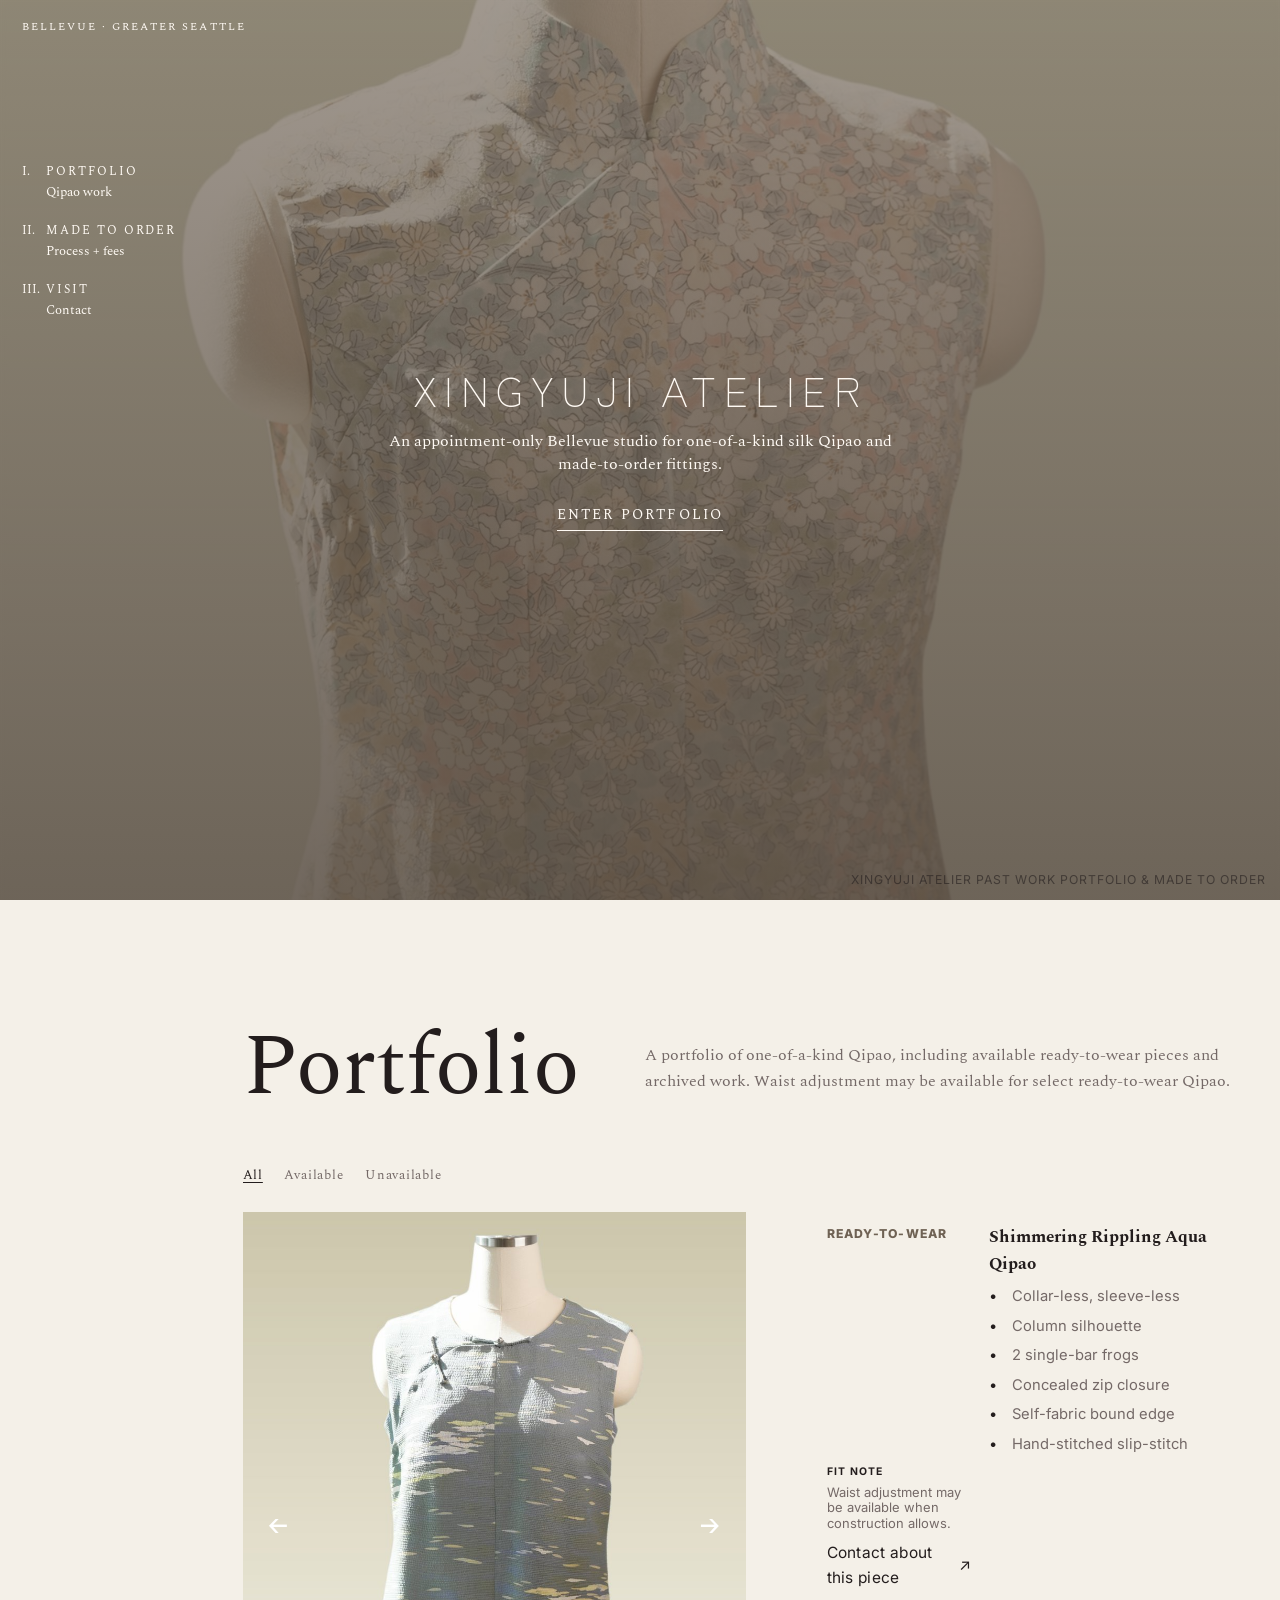
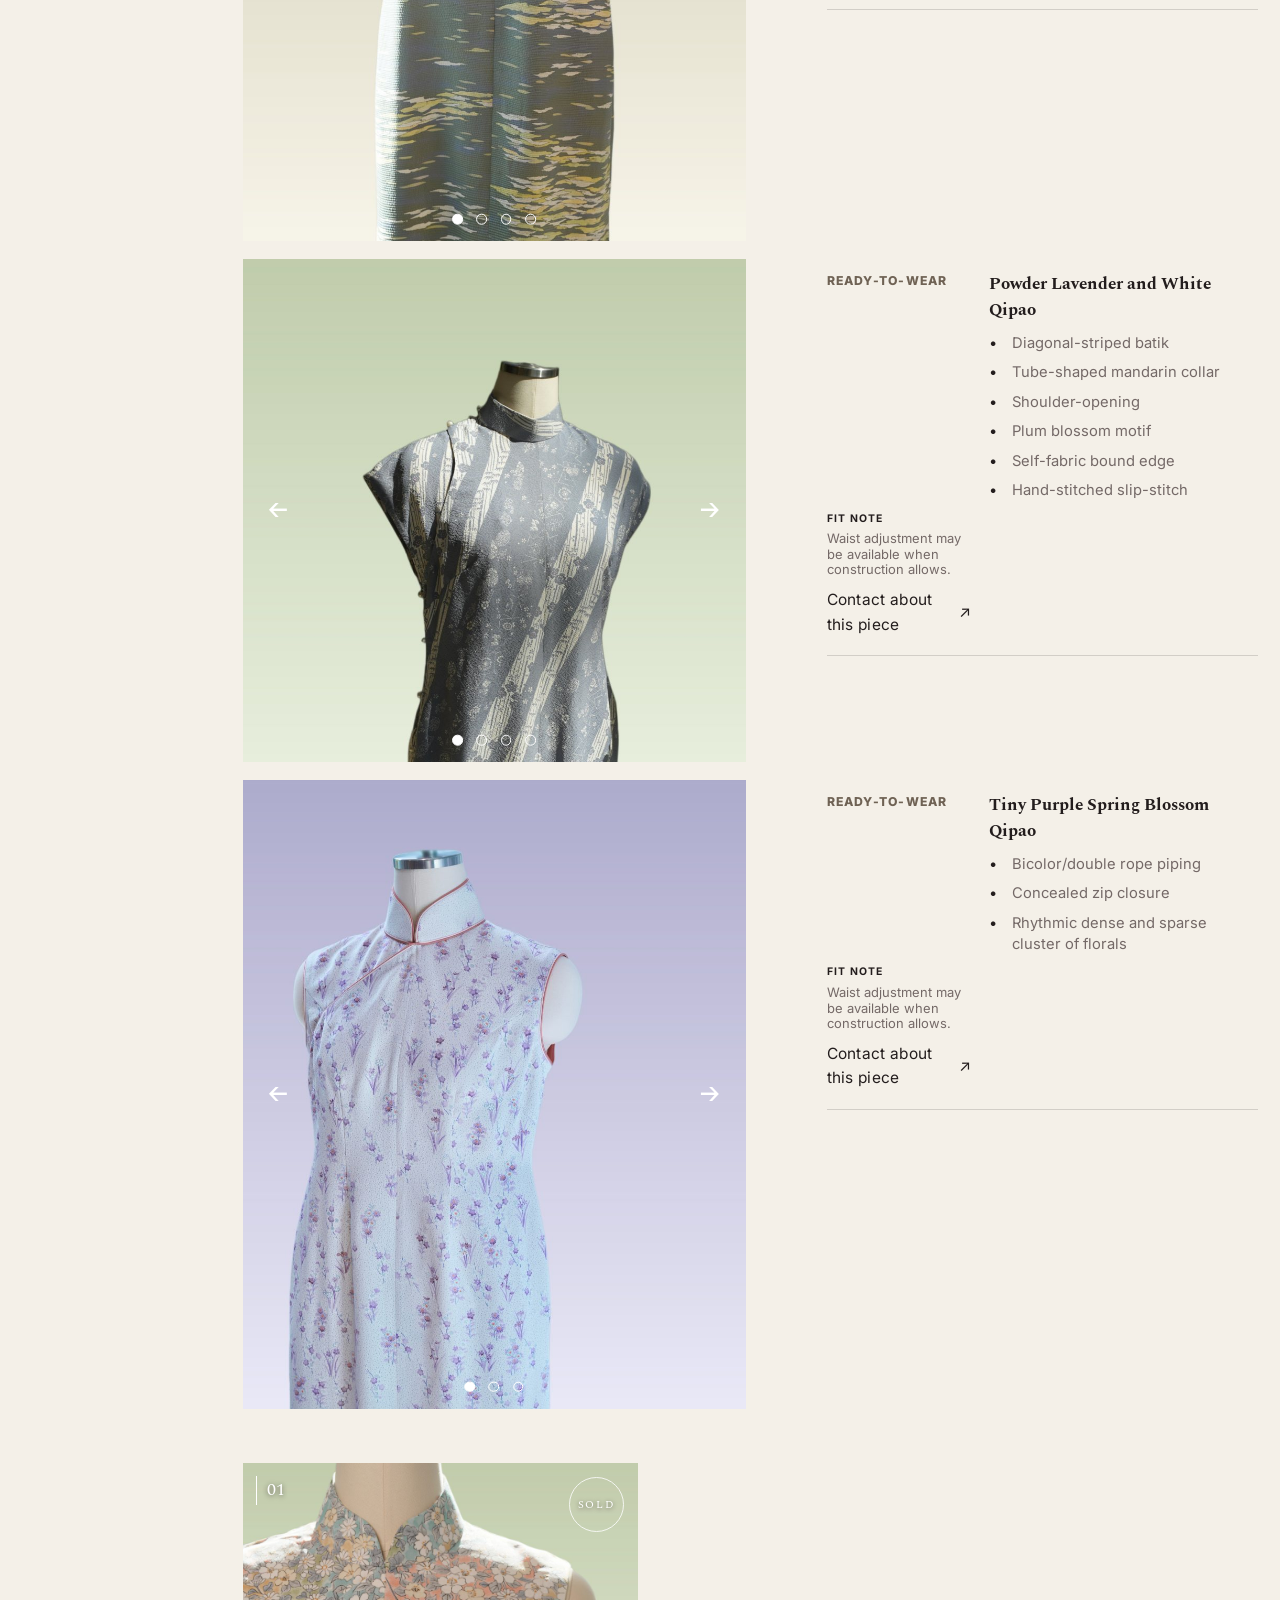
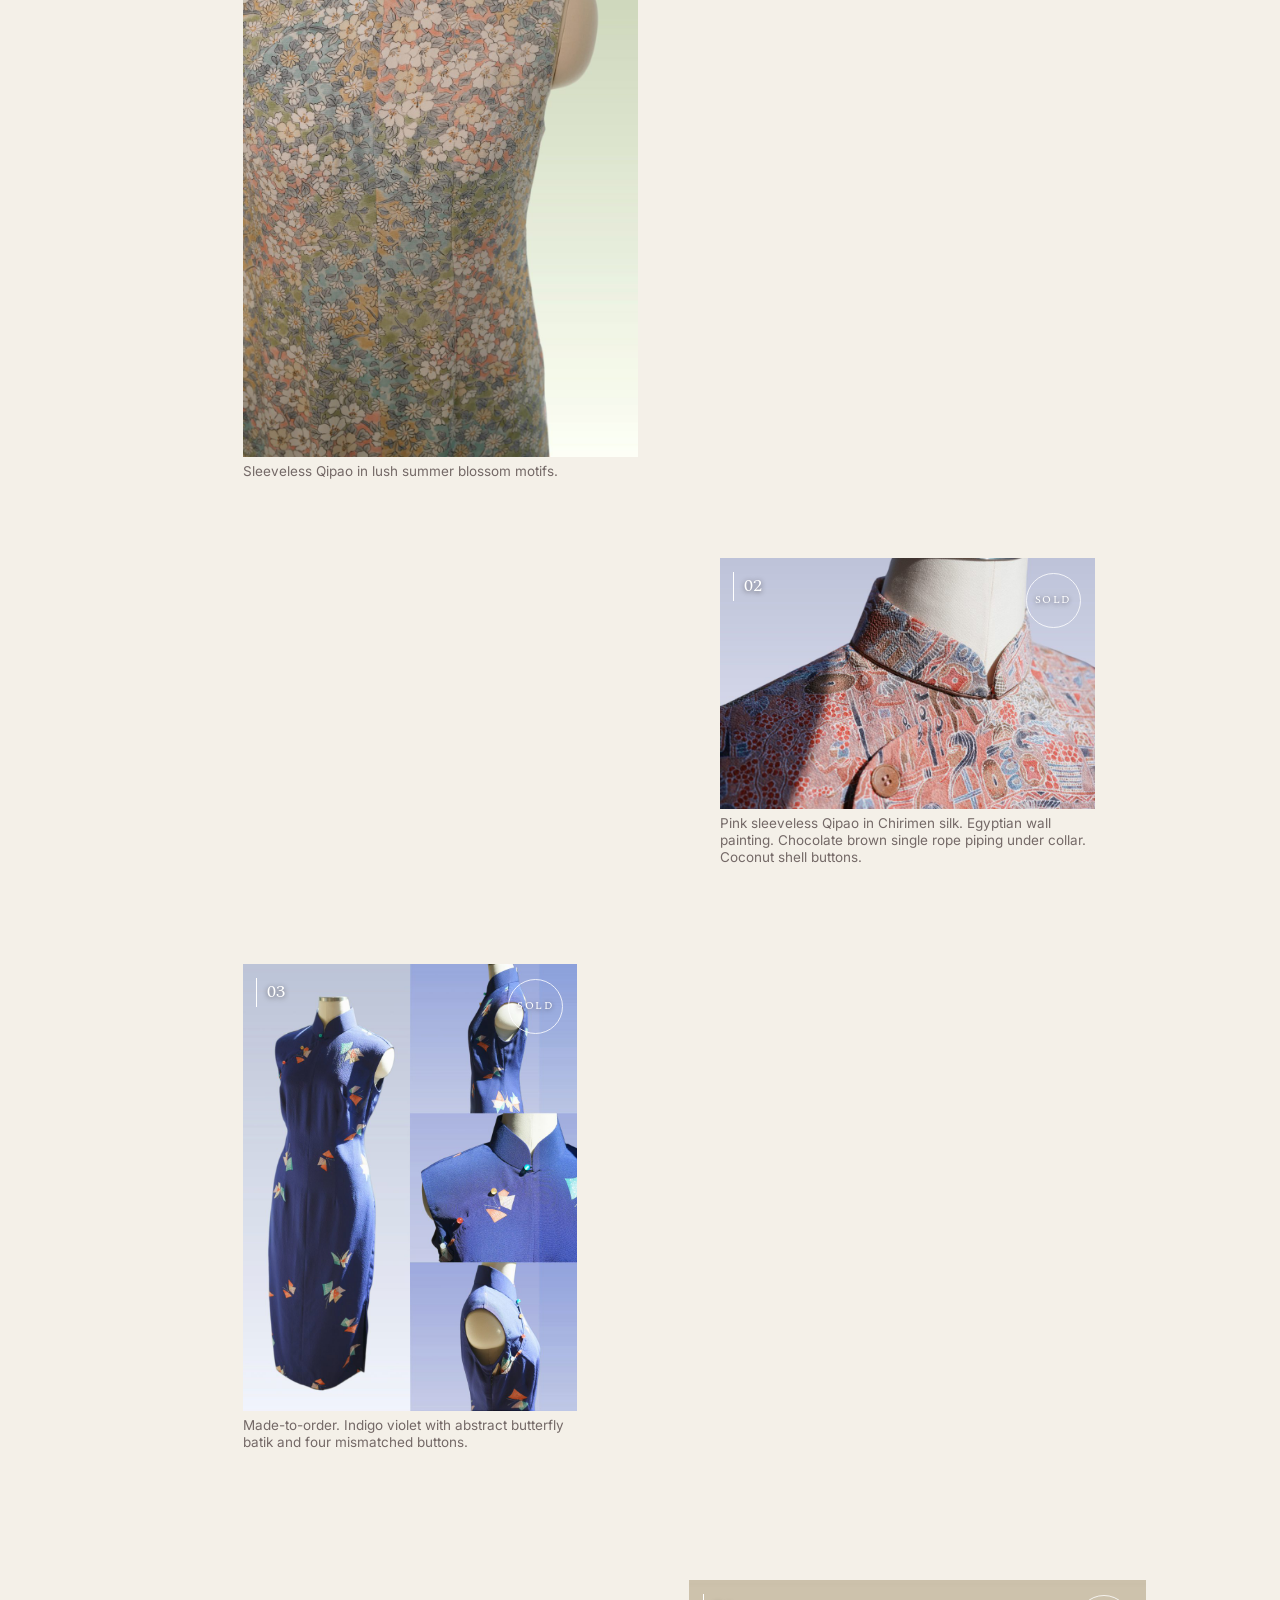
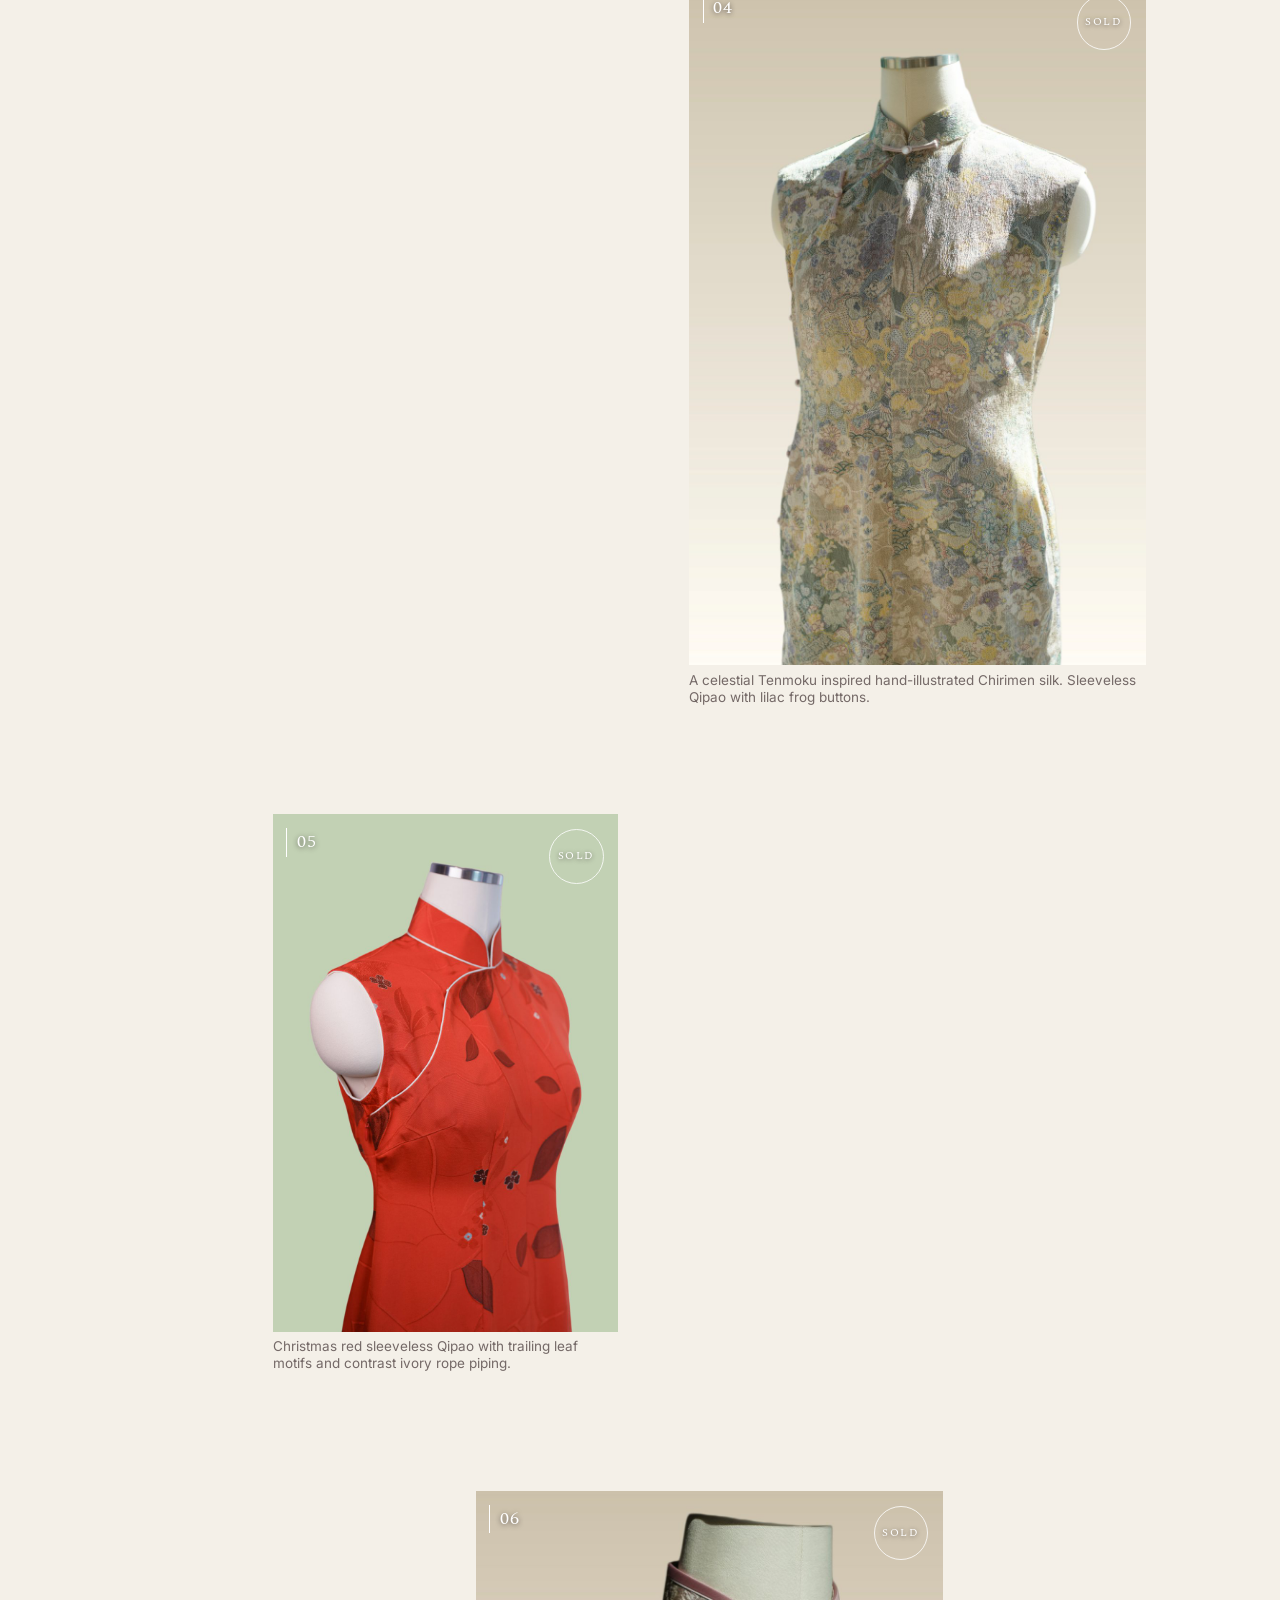
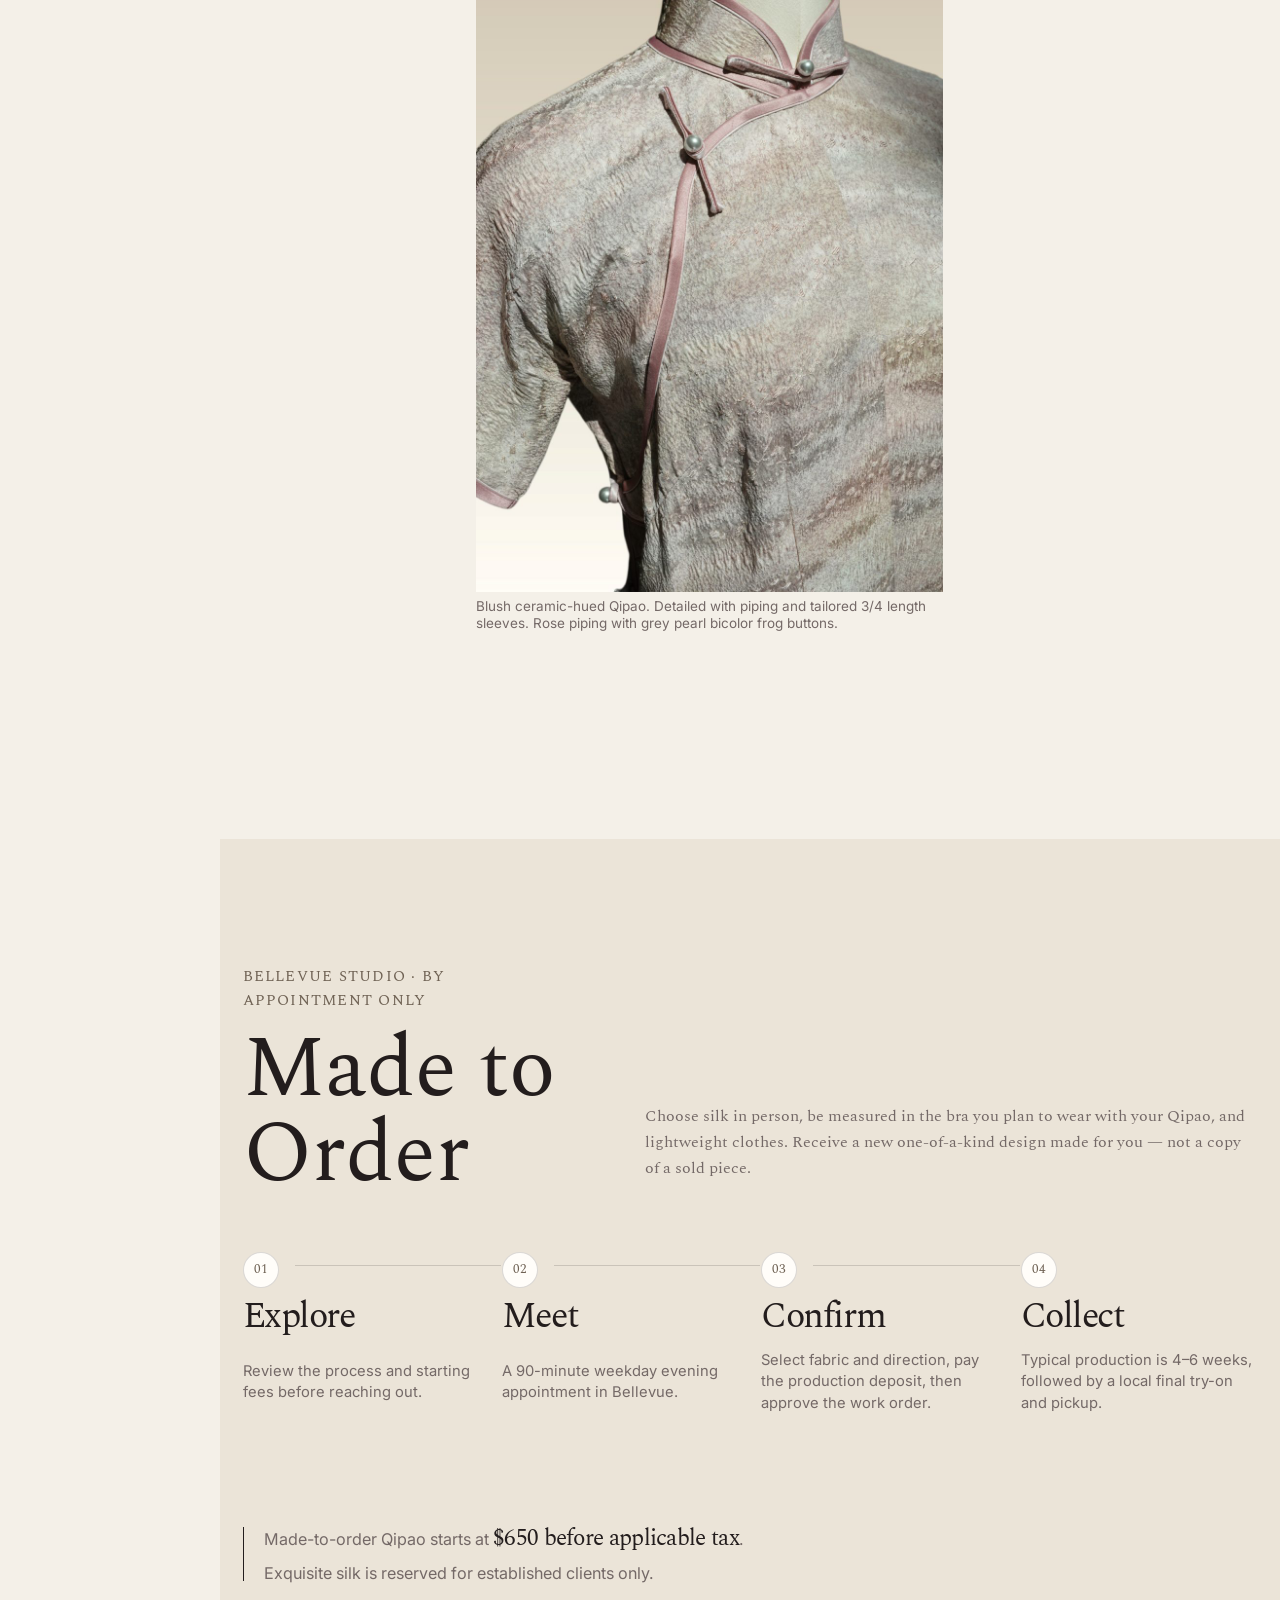
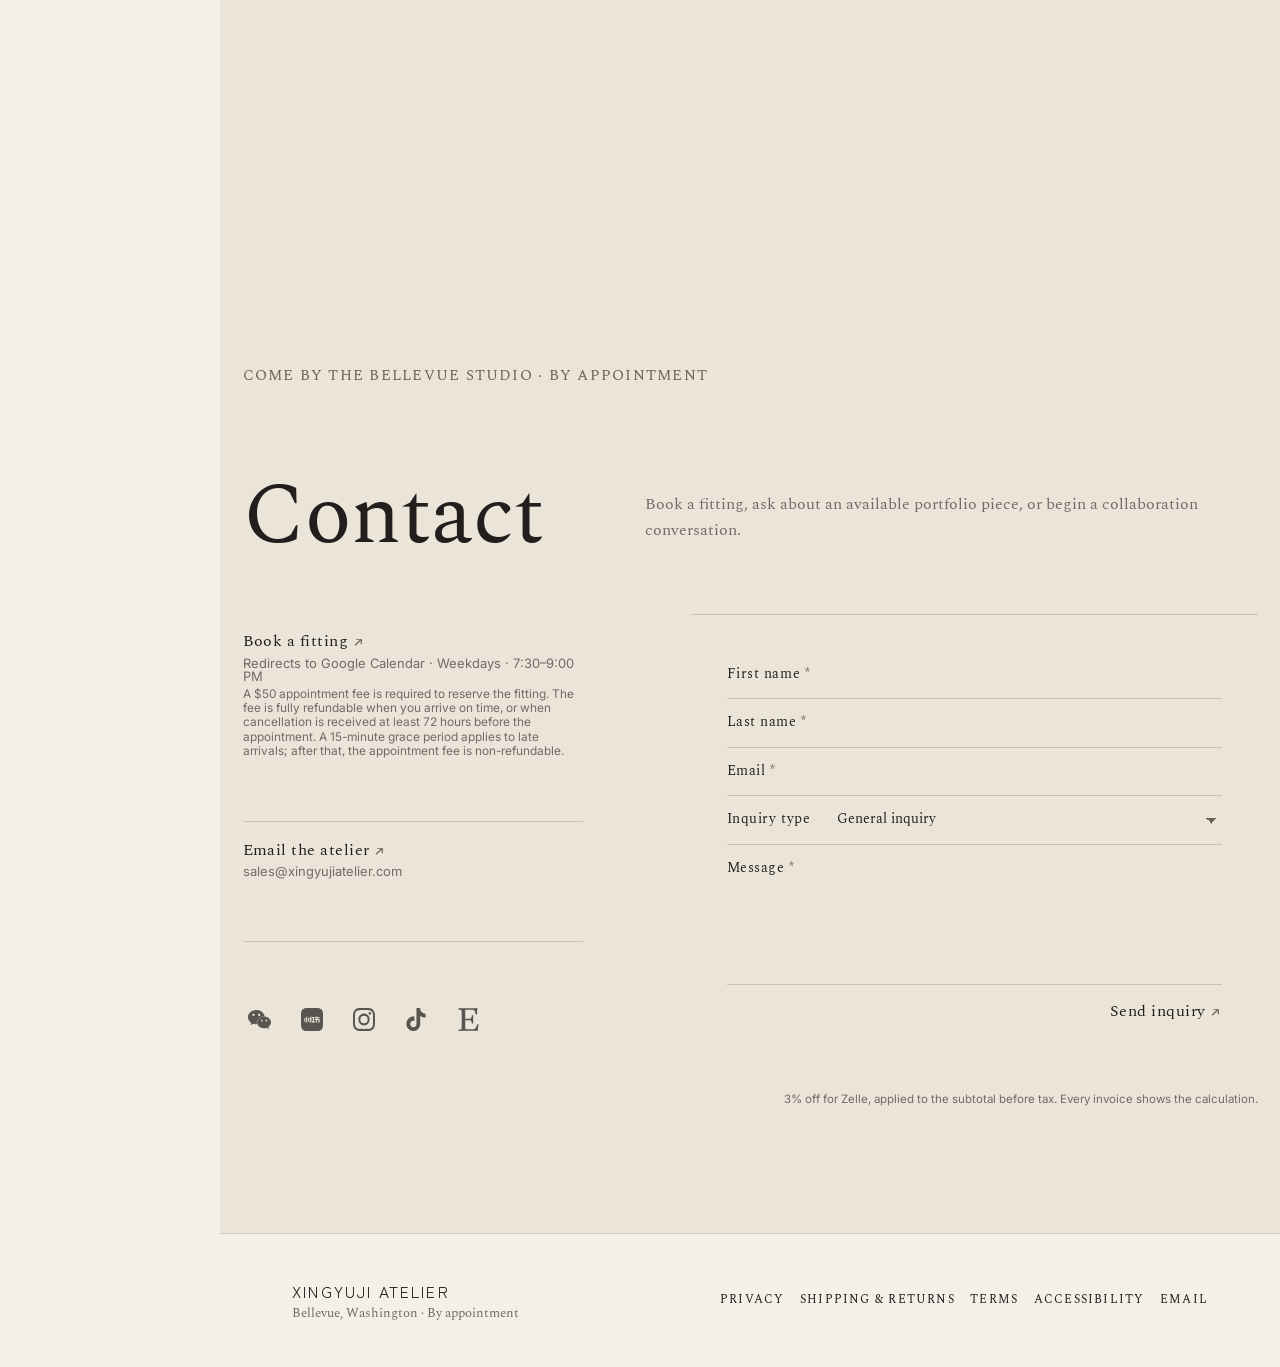
<file: index.html>
<!doctype html>
<html lang="en">
<head>
  <meta charset="utf-8">
  <meta name="viewport" content="width=device-width, initial-scale=1, viewport-fit=cover">
  <meta name="theme-color" content="#f4f0e8">
  <meta name="description" content="XINGYUJI ATELIER is a Bellevue, WA studio for one-of-a-kind silk Qipao, made-to-order fittings, and body-honoring fit in greater Seattle.">
  <meta name="robots" content="index,follow">
  <link rel="canonical" href="https://xingyujiatelier.com/">
  <meta property="og:type" content="website">
  <meta property="og:site_name" content="XINGYUJI ATELIER">
  <meta property="og:title" content="XINGYUJI ATELIER — Qipao Portfolio and Made to Order">
  <meta property="og:description" content="Bellevue silk Qipao atelier for one-of-a-kind portfolio pieces and made-to-order fittings by appointment.">
  <meta property="og:url" content="https://xingyujiatelier.com/">
  <meta property="og:image" content="https://xingyujiatelier.com/assets/web/og-card.jpg">
  <meta property="og:image:width" content="1200">
  <meta property="og:image:height" content="630">
  <meta property="og:image:alt" content="XINGYUJI ATELIER, silk Qipao made to order in Bellevue, Washington.">
  <meta name="twitter:card" content="summary_large_image">
  <title>XINGYUJI ATELIER — Qipao Portfolio and Made to Order</title>
  <link rel="icon" href="assets/icons/favicon.svg" type="image/svg+xml">
  <script type="application/ld+json">
    {
      "@context": "https://schema.org",
      "@type": "Organization",
      "name": "XINGYUJI ATELIER",
      "url": "https://xingyujiatelier.com/",
      "email": "sales@xingyujiatelier.com",
      "description": "XINGYUJI ATELIER is an appointment-only Bellevue, Washington studio creating one-of-a-kind silk Qipao and made-to-order garments for clients in the greater Seattle area. The atelier focuses on real garment photography, Japanese-sourced mulberry silk, body-honoring fit, transparent process, and custom fittings by inquiry.",
      "sameAs": [
        "https://www.instagram.com/xingyujiatelier",
        "https://www.tiktok.com/@xingyujiatelier"
      ],
      "knowsAbout": [
        "Qipao",
        "made-to-order clothing",
        "silk garments",
        "mulberry silk",
        "custom fittings"
      ],
      "address": {
        "@type": "PostalAddress",
        "addressLocality": "Bellevue",
        "addressRegion": "WA",
        "addressCountry": "US"
      },
      "areaServed": [
        "Bellevue, Washington",
        "Seattle, Washington",
        "Greater Seattle"
      ]
    }
  </script>
  <link rel="preload" as="image"
    href="assets/web/imported/WEB-1T9GF2_R-IMG_2324-960.jpg"
    imagesrcset="assets/web/imported/WEB-1T9GF2_R-IMG_2324-960.jpg 960w, assets/web/imported/WEB-1T9GF2_R-IMG_2324-1600.jpg 1600w"
    imagesizes="(max-width: 780px) 100vw, 100vw">
  <link rel="stylesheet" href="styles.css">
</head>
<body>
  <a class="skip-link" href="#main">Skip to content</a>

  <div class="prototype-banner">
    Xingyuji Atelier Past Work Portfolio &amp; Made to Order
  </div>

  <section class="entry" id="entry" aria-labelledby="entry-title">
    <div class="entry-art" aria-hidden="true">
      <img class="entry-photo"
        src="assets/web/imported/WEB-1T9GF2_R-IMG_2324-960.jpg"
        srcset="assets/web/imported/WEB-1T9GF2_R-IMG_2324-960.jpg 960w, assets/web/imported/WEB-1T9GF2_R-IMG_2324-1600.jpg 1600w"
        sizes="100vw" width="960" height="1440" alt="" fetchpriority="high" decoding="async">
    </div>
    <div class="entry-content">
      <p class="eyebrow">Bellevue · Greater Seattle</p>
      <h1 id="entry-title">XINGYUJI ATELIER</h1>
      <p class="entry-statement">An appointment-only Bellevue studio for one-of-a-kind silk Qipao and made-to-order fittings.</p>
      <button class="button button-dark" id="enter-gallery" type="button">Enter Portfolio</button>
    </div>
    <nav class="entry-index" aria-label="Opening navigation">
      <a href="#gallery"><span>I.</span><strong>Portfolio</strong><small>Qipao work</small></a>
      <a href="#made-to-order"><span>II.</span><strong>Made to Order</strong><small>Process + fees</small></a>
      <a href="#contact"><span>III.</span><strong>Visit</strong><small>Contact</small></a>
    </nav>
  </section>

  <header class="site-header">
    <a class="wordmark" href="#entry" aria-label="XINGYUJI ATELIER home">
      <span class="logo-space" aria-hidden="true"></span>
      <span>XINGYUJI ATELIER</span>
    </a>

    <button class="nav-toggle" type="button" id="nav-toggle" aria-expanded="false" aria-controls="site-nav">Menu</button>

    <nav class="site-nav" id="site-nav" aria-label="Primary navigation">
      <div class="nav-group">
        <span class="nav-number">I.</span>
        <strong>Portfolio</strong>
        <a href="#gallery">Qipao portfolio</a>
      </div>
      <div class="nav-group">
        <span class="nav-number">II.</span>
        <strong>Made to Order</strong>
        <a href="#made-to-order">Process + fees</a>
      </div>
      <div class="nav-group">
        <span class="nav-number">III.</span>
        <strong>Visit</strong>
        <a href="#contact">Contact</a>
      </div>
    </nav>
    <p class="rail-detail">Bellevue, Washington<br>By appointment</p>
  </header>

  <main id="main">
    <section class="section gallery-section" id="gallery" aria-labelledby="gallery-title">
      <div class="section-heading">
        <h2 id="gallery-title">Portfolio</h2>
        <p>A portfolio of one-of-a-kind Qipao, including available ready-to-wear pieces and archived work. Waist adjustment may be available for select ready-to-wear Qipao.</p>
      </div>

      <div class="filter-group" role="group" aria-label="Filter Portfolio pieces">
        <button class="filter is-active" type="button" data-gallery-filter="all" aria-pressed="true">All</button>
        <button class="filter" type="button" data-gallery-filter="available" aria-pressed="false">Available</button>
        <button class="filter" type="button" data-gallery-filter="unavailable" aria-pressed="false">Unavailable</button>
      </div>

      <div class="gallery-grid">
        <!-- Available Qipao pattern: full-width row, shared image size, on-image serif arrows + dots,
          status "Ready-to-wear", short serif title, small sans detail copy/list, FIT NOTE, then quiet contact link.
          Archive/unavailable pieces stay single-image only and use varied editorial sizing. -->
        <article class="gallery-card" data-status="available" style="--card-ratio: 4 / 5;">
          <div class="piece-layout piece-layout-available">
            <div class="piece-media">
            <span class="piece-art">
              <img src="assets/web/imported/WEB-17QTUUPZ-IMG_2395-960.jpg"
                srcset="assets/web/imported/WEB-17QTUUPZ-IMG_2395-960.jpg 960w"
                sizes="(max-width: 780px) 100vw, 50vw" width="960" height="1440"
                alt="Shimmering Rippling Aqua Qipao full view" loading="lazy" decoding="async">
              <span class="piece-image-controls">
                <button class="piece-image-arrow" type="button" data-image-previous aria-label="Previous photo">←</button>
                <span class="piece-dot-nav" role="group" aria-label="More views of Shimmering Rippling Aqua Qipao">
                  <button class="piece-image-control is-active" type="button" data-image="assets/web/imported/WEB-17QTUUPZ-IMG_2395-960.jpg" data-alt="Shimmering Rippling Aqua Qipao full view" aria-label="Full view" aria-pressed="true"></button>
                  <button class="piece-image-control" type="button" data-image="assets/web/imported/WEB-1W958MOK-IMG_2396-960.jpg" data-alt="Shimmering Rippling Aqua Qipao profile view" aria-label="Profile view" aria-pressed="false"></button>
                  <button class="piece-image-control" type="button" data-image="assets/web/imported/WEB-1EZ0QDLF-IMG_2397-960.jpg" data-alt="Shimmering Rippling Aqua Qipao construction detail" aria-label="Construction detail" aria-pressed="false"></button>
                  <button class="piece-image-control" type="button" data-image="assets/web/imported/WEB-1S27E9NG-IMG_2399-960.jpg" data-alt="Shimmering Rippling Aqua Qipao material study" aria-label="Material study" aria-pressed="false"></button>
                </span>
                <button class="piece-image-arrow" type="button" data-image-next aria-label="Next photo">→</button>
              </span>
            </span>
            </div>
            <div class="piece-meta">
              <div class="piece-kicker">
                <span class="status">Ready-to-wear</span>
              </div>
              <strong>Shimmering Rippling Aqua Qipao</strong>
              <details class="piece-details" data-piece-details open>
                <summary>Details</summary>
                <ul class="piece-technique-list">
                  <li>Collar-less, sleeve-less</li>
                  <li>Column silhouette</li>
                  <li>2 single-bar frogs</li>
                  <li>Concealed zip closure</li>
                  <li>Self-fabric bound edge</li>
                  <li>Hand-stitched slip-stitch</li>
                </ul>
              </details>
              <span class="piece-inquiry">
                <span class="piece-fitting-note">Waist adjustment may be available when construction allows.</span>
                <a class="button piece-contact-link" href="#contact">Contact about this piece</a>
              </span>
            </div>
          </div>
        </article>

        <article class="gallery-card" data-status="available" style="--card-ratio: 1 / 1;">
          <div class="piece-layout piece-layout-available">
            <div class="piece-media">
            <span class="piece-art">
              <img src="assets/web/imported/WEB-1ZMTDCJV-IMG_2595-960.jpg"
                srcset="assets/web/imported/WEB-1ZMTDCJV-IMG_2595-960.jpg 960w"
                sizes="(max-width: 780px) 100vw, 50vw" width="960" height="1440"
                alt="Powder Lavender and White Qipao full view" loading="lazy" decoding="async">
              <span class="piece-image-controls">
                <button class="piece-image-arrow" type="button" data-image-previous aria-label="Previous photo">←</button>
                <span class="piece-dot-nav" role="group" aria-label="More views of Powder Lavender and White Qipao">
                  <button class="piece-image-control is-active" type="button" data-image="assets/web/imported/WEB-1ZMTDCJV-IMG_2595-960.jpg" data-alt="Powder Lavender and White Qipao full view" aria-label="Full view" aria-pressed="true"></button>
                  <button class="piece-image-control" type="button" data-image="assets/web/imported/WEB-1WJ7PQJ3-IMG_2597-960.jpg" data-alt="Powder Lavender and White Qipao profile view" aria-label="Profile view" aria-pressed="false"></button>
                  <button class="piece-image-control" type="button" data-image="assets/web/imported/WEB-1TCG8V3X-IMG_2599-960.jpg" data-alt="Powder Lavender and White Qipao construction detail" aria-label="Construction detail" aria-pressed="false"></button>
                  <button class="piece-image-control" type="button" data-image="assets/web/imported/WEB-1GWDEGMJ-IMG_2601-960.jpg" data-alt="Powder Lavender and White Qipao material study" aria-label="Material study" aria-pressed="false"></button>
                </span>
                <button class="piece-image-arrow" type="button" data-image-next aria-label="Next photo">→</button>
              </span>
            </span>
            </div>
            <div class="piece-meta">
              <div class="piece-kicker">
                <span class="status">Ready-to-wear</span>
              </div>
              <strong>Powder Lavender and White Qipao</strong>
              <details class="piece-details" data-piece-details open>
                <summary>Details</summary>
                <ul class="piece-technique-list">
                  <li>Diagonal-striped batik</li>
                  <li>Tube-shaped mandarin collar</li>
                  <li>Shoulder-opening</li>
                  <li>Plum blossom motif</li>
                  <li>Self-fabric bound edge</li>
                  <li>Hand-stitched slip-stitch</li>
                </ul>
              </details>
              <span class="piece-inquiry">
                <span class="piece-fitting-note">Waist adjustment may be available when construction allows.</span>
                <a class="button piece-contact-link" href="#contact">Contact about this piece</a>
              </span>
            </div>
          </div>
        </article>

        <article class="gallery-card" data-status="available" style="--card-ratio: 4 / 5;">
          <div class="piece-layout piece-layout-available">
            <div class="piece-media">
            <span class="piece-art">
              <img src="assets/web/imported/WEB-GP5LI8LI-IMG_2260-960.jpg"
                srcset="assets/web/imported/WEB-GP5LI8LI-IMG_2260-960.jpg 960w"
                sizes="(max-width: 780px) 100vw, 50vw" width="960" height="1440"
                alt="Tiny Purple Spring Blossom Qipao full view" loading="lazy" decoding="async">
              <span class="piece-image-controls">
                <button class="piece-image-arrow" type="button" data-image-previous aria-label="Previous photo">←</button>
                <span class="piece-dot-nav" role="group" aria-label="More views of Tiny Purple Spring Blossom Qipao">
                  <button class="piece-image-control is-active" type="button" data-image="assets/web/imported/WEB-GP5LI8LI-IMG_2260-960.jpg" data-alt="Tiny Purple Spring Blossom Qipao full view" aria-label="Full view" aria-pressed="true"></button>
                  <button class="piece-image-control" type="button" data-image="assets/web/imported/WEB-CKF9MUKI-IMG_2261-960.jpg" data-alt="Tiny Purple Spring Blossom Qipao profile view" aria-label="Profile view" aria-pressed="false"></button>
                  <button class="piece-image-control" type="button" data-image="assets/web/imported/WEB-O2KZNOH7-IMG_2263-960.jpg" data-alt="Tiny Purple Spring Blossom Qipao construction detail" aria-label="Construction detail" aria-pressed="false"></button>
                </span>
                <button class="piece-image-arrow" type="button" data-image-next aria-label="Next photo">→</button>
              </span>
            </span>
            </div>
            <div class="piece-meta">
              <div class="piece-kicker">
                <span class="status">Ready-to-wear</span>
              </div>
              <strong>Tiny Purple Spring Blossom Qipao</strong>
              <details class="piece-details" data-piece-details open>
                <summary>Details</summary>
                <ul class="piece-technique-list">
                  <li>Bicolor/double rope piping</li>
                  <li>Concealed zip closure</li>
                  <li>Rhythmic dense and sparse cluster of florals</li>
                </ul>
              </details>
              <span class="piece-inquiry">
                <span class="piece-fitting-note">Waist adjustment may be available when construction allows.</span>
                <a class="button piece-contact-link" href="#contact">Contact about this piece</a>
              </span>
            </div>
          </div>
        </article>

        <article class="gallery-card gallery-card-archive" data-status="unavailable" style="--archive-width: 39%; --archive-offset: 0%; --archive-pull: -9%;">
          <figure class="archive-piece">
            <span class="archive-index">01</span><span class="archive-sold">Sold</span>
              <img src="assets/web/imported/WEB-42CZI0OJ-IMG_2327-960.jpg"
                srcset="assets/web/imported/WEB-42CZI0OJ-IMG_2327-960.jpg 960w"
                sizes="(max-width: 780px) 100vw, 39vw" width="960" height="1440"
                alt="Sleeveless Qipao in lush summer blossom motifs" loading="lazy" decoding="async">
            <figcaption>Sleeveless Qipao in lush summer blossom motifs.</figcaption>
          </figure>
        </article>

        <article class="gallery-card gallery-card-archive" data-status="unavailable" style="--archive-width: 37%; --archive-offset: 47%; --archive-pull: -10%;">
          <figure class="archive-piece">
            <span class="archive-index">02</span><span class="archive-sold">Sold</span>
              <img src="assets/web/imported/WEB-RV9V2CR9-IMG_2450-960.jpg"
                srcset="assets/web/imported/WEB-RV9V2CR9-IMG_2450-960.jpg 960w"
                sizes="(max-width: 780px) 100vw, 37vw" width="960" height="640"
                alt="Pink sleeveless Qipao in Chirimen silk with an Egyptian wall painting motif, chocolate brown single rope piping under the collar and coconut shell buttons" loading="lazy" decoding="async">
            <figcaption>Pink sleeveless Qipao in Chirimen silk. Egyptian wall painting. Chocolate brown single rope piping under collar. Coconut shell buttons.</figcaption>
          </figure>
        </article>

        <article class="gallery-card gallery-card-archive" data-status="unavailable" style="--archive-width: 33%; --archive-offset: 0%; --archive-pull: -8%;">
          <figure class="archive-piece">
            <span class="archive-index">03</span><span class="archive-sold">Sold</span>
              <img src="assets/web/imported/WEB-IJ260KK_-IMG_2669-960.jpg"
                srcset="assets/web/imported/WEB-IJ260KK_-IMG_2669-960.jpg 960w"
                sizes="(max-width: 780px) 100vw, 33vw" width="960" height="1280"
                alt="Indigo violet Qipao with abstract butterfly batik and four mismatched buttons" loading="lazy" decoding="async">
            <figcaption>Made-to-order. Indigo violet with abstract butterfly batik and four mismatched buttons.</figcaption>
          </figure>
        </article>

        <article class="gallery-card gallery-card-archive" data-status="unavailable" style="--archive-width: 45%; --archive-offset: 44%; --archive-pull: -5%;">
          <figure class="archive-piece">
            <span class="archive-index">04</span><span class="archive-sold">Sold</span>
              <img src="assets/web/imported/WEB-LD_UAZW_-IMG_2635-960.jpg"
                srcset="assets/web/imported/WEB-LD_UAZW_-IMG_2635-960.jpg 960w"
                sizes="(max-width: 780px) 100vw, 45vw" width="960" height="1440"
                alt="Sleeveless Qipao in celestial Tenmoku inspired hand-illustrated Chirimen silk with lilac frog buttons" loading="lazy" decoding="async">
            <figcaption>A celestial Tenmoku inspired hand-illustrated Chirimen silk. Sleeveless Qipao with lilac frog buttons.</figcaption>
          </figure>
        </article>

        <article class="gallery-card gallery-card-archive" data-status="unavailable" style="--archive-width: 34%; --archive-offset: 3%; --archive-pull: -7%;">
          <figure class="archive-piece">
            <span class="archive-index">05</span><span class="archive-sold">Sold</span>
              <img src="assets/web/imported/WEB-9URN55EG-IMG_2707-960.jpg"
                srcset="assets/web/imported/WEB-9URN55EG-IMG_2707-960.jpg 960w"
                sizes="(max-width: 780px) 100vw, 34vw" width="960" height="1440"
                alt="Christmas red sleeveless Qipao with trailing leaf motifs and contrast ivory rope piping" loading="lazy" decoding="async">
            <figcaption>Christmas red sleeveless Qipao with trailing leaf motifs and contrast ivory rope piping.</figcaption>
          </figure>
        </article>

        <article class="gallery-card gallery-card-archive" data-status="unavailable" style="--archive-width: 46%; --archive-offset: 23%; --archive-pull: -6%;">
          <figure class="archive-piece">
            <span class="archive-index">06</span><span class="archive-sold">Sold</span>
              <img src="assets/web/imported/WEB-84YK108S-IMG_2676-960.jpg"
                srcset="assets/web/imported/WEB-84YK108S-IMG_2676-960.jpg 960w"
                sizes="(max-width: 780px) 100vw, 46vw" width="960" height="1440"
                alt="Blush ceramic-hued Qipao with tailored three-quarter length sleeves, rose piping and grey pearl bicolor frog buttons" loading="lazy" decoding="async">
            <figcaption>Blush ceramic-hued Qipao. Detailed with piping and tailored 3/4 length sleeves. Rose piping with grey pearl bicolor frog buttons.</figcaption>
          </figure>
        </article>
      </div>
    </section>

    <section class="section mto-section" id="made-to-order" aria-labelledby="mto-title">
      <div class="split-heading">
        <div>
          <p class="eyebrow">Bellevue studio · By appointment only</p>
          <h2 id="mto-title">Made to Order</h2>
        </div>
        <p>
          Choose silk in person, be measured in the bra you plan to wear with your Qipao, and
          lightweight clothes. Receive a new one-of-a-kind design made for you — not a copy of a sold piece.
        </p>
      </div>

      <div class="process-grid">
        <article><span>01</span><h3>Explore</h3><p>Review the process and starting fees before reaching out.</p></article>
        <article><span>02</span><h3>Meet</h3><p>A 90-minute weekday evening appointment in Bellevue.</p></article>
        <article><span>03</span><h3>Confirm</h3><p>Select fabric and direction, pay the production deposit, then approve the work order.</p></article>
        <article><span>04</span><h3>Collect</h3><p>Typical production is 4–6 weeks, followed by a local final try-on and pickup.</p></article>
      </div>

      <div class="pricing-note">
        <p>Made-to-order Qipao starts at <strong>$650 before applicable tax</strong>.</p>
        <span>Exquisite silk is reserved for established clients only.</span>
      </div>
    </section>

    <section class="section contact-section" id="contact" aria-labelledby="contact-title">
      <div class="section-heading">
        <p class="eyebrow">Come by the Bellevue studio · By appointment</p>
        <h2 id="contact-title">Contact</h2>
        <p>Book a fitting, ask about an available portfolio piece, or begin a collaboration conversation.</p>
      </div>

      <div class="contact-layout">
        <div class="contact-channels">
          <div class="contact-action-block">
            <a class="contact-action-link" href="https://calendar.app.google/RsxLyA6K1i1hgQ2C6" target="_blank" rel="noopener">Book a fitting</a>
            <span>Redirects to Google Calendar · Weekdays · 7:30–9:00 PM</span>
            <small>A $50 appointment fee is required to reserve the fitting. The fee is fully refundable when you arrive on time, or when cancellation is received at least 72 hours before the appointment. A 15-minute grace period applies to late arrivals; after that, the appointment fee is non-refundable.</small>
          </div>
          <div class="contact-action-block">
            <a class="contact-action-link" href="mailto:sales@xingyujiatelier.com">Email the atelier</a>
            <span>sales@xingyujiatelier.com</span>
          </div>
          <!--
            SOCIAL LINKS: set the real profile URLs in app.js (SOCIAL_LINKS).
            An icon carrying data-qr opens that dialog instead of a URL.
            Every other icon stays hidden and non-clickable until a URL is
            supplied, so no dead link or 404 can ever ship.
          -->
          <div class="social-links" role="group" aria-label="Social links" hidden>
            <a class="social-icon" data-social="wechat" data-qr="wechat-qr-dialog" data-qr-label="WeChat" aria-label="WeChat" hidden>
              <img src="assets/icons/wechat.svg" alt="" aria-hidden="true">
            </a>
            <a class="social-icon" data-social="rednote" data-qr="rednote-qr-dialog" data-qr-label="RedNote" aria-label="RedNote" hidden>
              <img src="assets/icons/rednote.svg" alt="" aria-hidden="true">
            </a>
            <a class="social-icon" data-social="instagram" aria-label="Instagram" hidden>
              <img src="assets/icons/instagram.svg" alt="" aria-hidden="true">
            </a>
            <a class="social-icon" data-social="tiktok" aria-label="TikTok" hidden>
              <img src="assets/icons/tiktok.svg" alt="" aria-hidden="true">
            </a>
            <a class="social-icon" data-social="etsy" aria-label="Etsy shop" hidden>
              <img src="assets/icons/etsy.svg" alt="" aria-hidden="true">
            </a>
          </div>
        </div>

        <form class="contact-form" id="contact-form">
          <div class="field-pair">
            <label><span class="field-label">First name <span class="required-mark" aria-hidden="true">*</span></span><input name="first-name" autocomplete="given-name" required></label>
            <label><span class="field-label">Last name <span class="required-mark" aria-hidden="true">*</span></span><input name="last-name" autocomplete="family-name" required></label>
          </div>
          <label><span class="field-label">Email <span class="required-mark" aria-hidden="true">*</span></span><input name="email" type="email" autocomplete="email" required></label>
          <label>
            <span class="field-label">Inquiry type</span>
            <select name="inquiry-type" id="inquiry-type">
              <option value="general">General inquiry</option>
              <option value="portfolio">Portfolio / press inquiry</option>
              <option value="mto">Made to Order / fitting</option>
              <option value="collaboration">Collaboration</option>
            </select>
          </label>
          <div class="measurement-fields" id="measurement-fields" hidden>
            <div class="field-pair">
              <label><span class="field-label">Height</span><input name="height"></label>
              <label><span class="field-label">Weight</span><input name="weight"></label>
            </div>
            <label><span class="field-label">Favorite color</span><input name="favorite-color"></label>
          </div>
          <label><span class="field-label">Message <span class="required-mark" aria-hidden="true">*</span></span><textarea name="message" rows="5" required></textarea></label>
          <button class="button button-dark" type="submit">Send inquiry</button>
        </form>
      </div>
      <p class="contact-payment-note fine-print">3% off for Zelle, applied to the subtotal before tax. Every invoice shows the calculation.</p>
    </section>
  </main>

  <footer class="site-footer">
    <div>
      <strong class="wordmark">XINGYUJI ATELIER</strong>
      <span>Bellevue, Washington · By appointment</span>
    </div>
    <nav aria-label="Policy links">
      <a href="privacy.html">Privacy</a>
      <a href="shipping-returns.html">Shipping &amp; Returns</a>
      <a href="terms.html">Terms</a>
      <a href="accessibility.html">Accessibility</a>
      <a href="mailto:sales@xingyujiatelier.com">Email</a>
    </nav>
  </footer>

  <dialog class="qr-dialog" id="wechat-qr-dialog" tabindex="-1" aria-label="WeChat QR code">
    <div class="qr-panel">
      <img class="qr-image" src="assets/icons/wechat-qr-code.jpg" alt="XINGYUJI ATELIER WeChat QR code">
    </div>
    <button class="qr-dismiss" type="button" data-close-qr aria-label="Close WeChat QR code">Close</button>
  </dialog>

  <dialog class="qr-dialog" id="rednote-qr-dialog" tabindex="-1" aria-label="RedNote QR code">
    <div class="qr-panel">
      <img class="qr-image" src="assets/icons/rednote-qr-code.jpg" alt="XINGYUJI ATELIER RedNote QR code">
    </div>
    <button class="qr-dismiss" type="button" data-close-qr aria-label="Close RedNote QR code">Close</button>
  </dialog>

  <div class="toast" id="toast" role="status" aria-live="polite"></div>

  <script src="app.js"></script>
</body>
</html>
</file>
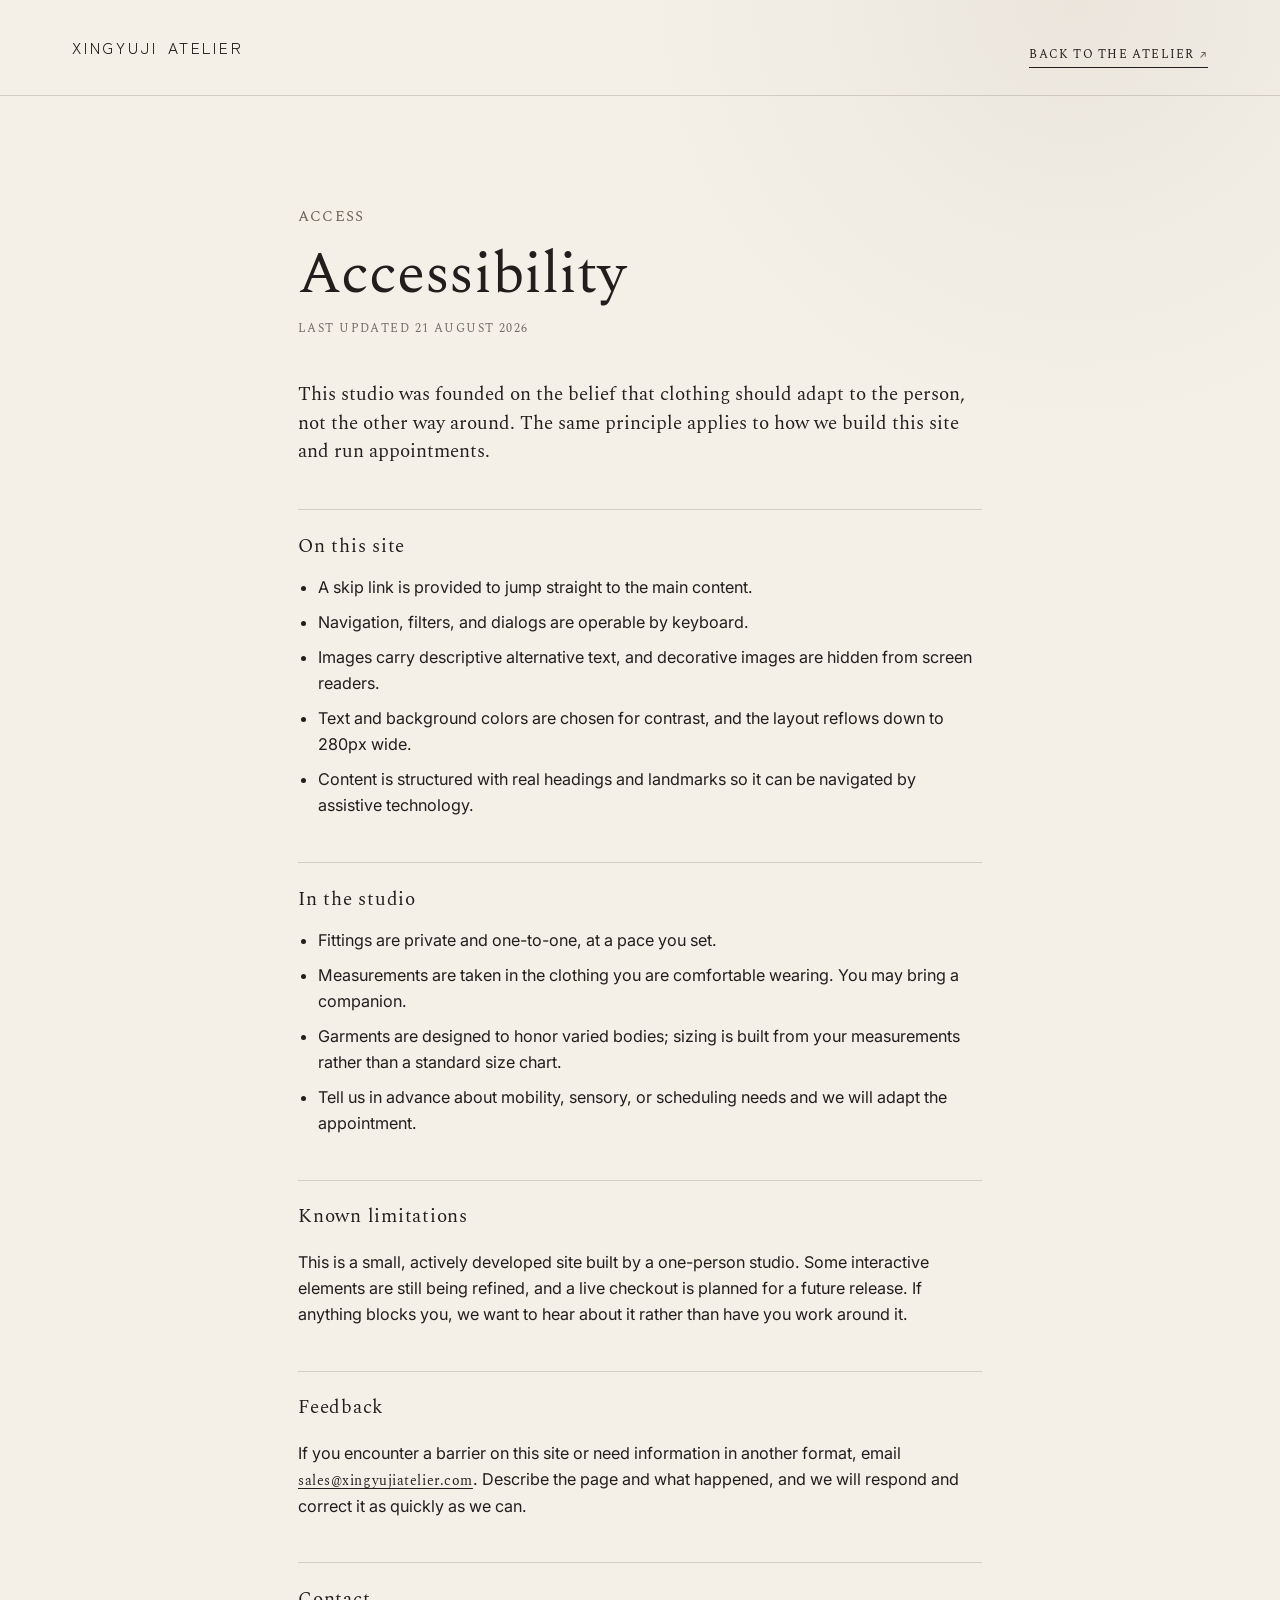
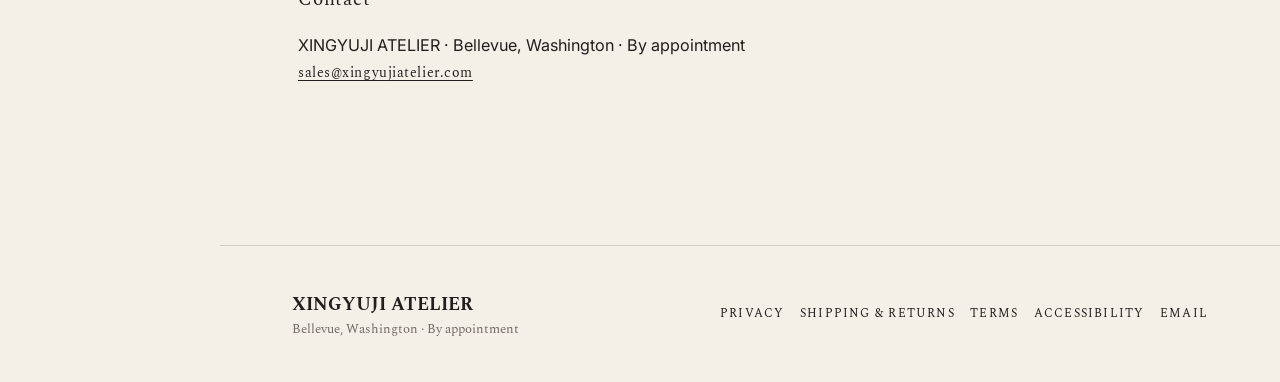
<file: accessibility.html>
<!doctype html>
<html lang="en">
<head>
  <meta charset="utf-8">
  <meta name="viewport" content="width=device-width, initial-scale=1, viewport-fit=cover">
  <meta name="theme-color" content="#f4f0e8">
  <meta name="description" content="Accessibility statement for XINGYUJI ATELIER, including studio access and how to request assistance.">
  <meta name="robots" content="index,follow">
  <link rel="canonical" href="https://xingyujiatelier.com/accessibility.html">
  <meta property="og:type" content="article">
  <meta property="og:site_name" content="XINGYUJI ATELIER">
  <meta property="og:title" content="Accessibility · XINGYUJI ATELIER">
  <meta property="og:description" content="Accessibility statement for XINGYUJI ATELIER, including studio access and how to request assistance.">
  <meta property="og:url" content="https://xingyujiatelier.com/accessibility.html">
  <meta property="og:image" content="https://xingyujiatelier.com/assets/web/og-card.jpg">
  <meta property="og:image:width" content="1200">
  <meta property="og:image:height" content="630">
  <meta property="og:image:alt" content="XINGYUJI ATELIER, silk Qipao made to order in Bellevue, Washington.">
  <meta name="twitter:card" content="summary_large_image">
  <title>Accessibility · XINGYUJI ATELIER</title>
  <link rel="icon" href="assets/icons/favicon.svg" type="image/svg+xml">
  <link rel="stylesheet" href="styles.css">
</head>
<body class="policy-body">
  <a class="skip-link" href="#main">Skip to content</a>

  <header class="policy-header">
    <a class="wordmark" href="index.html" aria-label="XINGYUJI ATELIER home">
      <strong>XINGYUJI</strong><span>ATELIER</span>
    </a>
    <a class="text-link" href="index.html">Back to the atelier</a>
  </header>

  <main class="policy-main" id="main">
    <p class="eyebrow">Access</p>
    <h1>Accessibility</h1>
    <p class="policy-updated">Last updated 21 August 2026</p>

    <p class="policy-lede">
      This studio was founded on the belief that clothing should adapt to the person, not the other
      way around. The same principle applies to how we build this site and run appointments.
    </p>

    <h2>On this site</h2>
    <ul>
      <li>A skip link is provided to jump straight to the main content.</li>
      <li>Navigation, filters, and dialogs are operable by keyboard.</li>
      <li>Images carry descriptive alternative text, and decorative images are hidden from screen readers.</li>
      <li>Text and background colors are chosen for contrast, and the layout reflows down to 280px wide.</li>
      <li>Content is structured with real headings and landmarks so it can be navigated by assistive technology.</li>
    </ul>

    <h2>In the studio</h2>
    <ul>
      <li>Fittings are private and one-to-one, at a pace you set.</li>
      <li>Measurements are taken in the clothing you are comfortable wearing. You may bring a companion.</li>
      <li>Garments are designed to honor varied bodies; sizing is built from your measurements rather than a standard size chart.</li>
      <li>Tell us in advance about mobility, sensory, or scheduling needs and we will adapt the appointment.</li>
    </ul>

    <h2>Known limitations</h2>
    <p>
      This is a small, actively developed site built by a one-person studio. Some interactive
      elements are still being refined, and a live checkout is planned for a future release. If
      anything blocks you, we want to hear about it rather than have you work around it.
    </p>

    <h2>Feedback</h2>
    <p>
      If you encounter a barrier on this site or need information in another format, email
      <a href="mailto:sales@xingyujiatelier.com">sales@xingyujiatelier.com</a>. Describe the page and
      what happened, and we will respond and correct it as quickly as we can.
    </p>

    <h2>Contact</h2>
    <p>
      XINGYUJI ATELIER · Bellevue, Washington · By appointment<br>
      <a href="mailto:sales@xingyujiatelier.com">sales@xingyujiatelier.com</a>
    </p>
  </main>

  <footer class="site-footer">
    <div>
      <strong>XINGYUJI ATELIER</strong>
      <span>Bellevue, Washington · By appointment</span>
    </div>
    <nav aria-label="Policy links">
      <a href="privacy.html">Privacy</a>
      <a href="shipping-returns.html">Shipping &amp; Returns</a>
      <a href="terms.html">Terms</a>
      <a href="accessibility.html">Accessibility</a>
      <a href="mailto:sales@xingyujiatelier.com">Email</a>
    </nav>
  </footer>
</body>
</html>
</file>
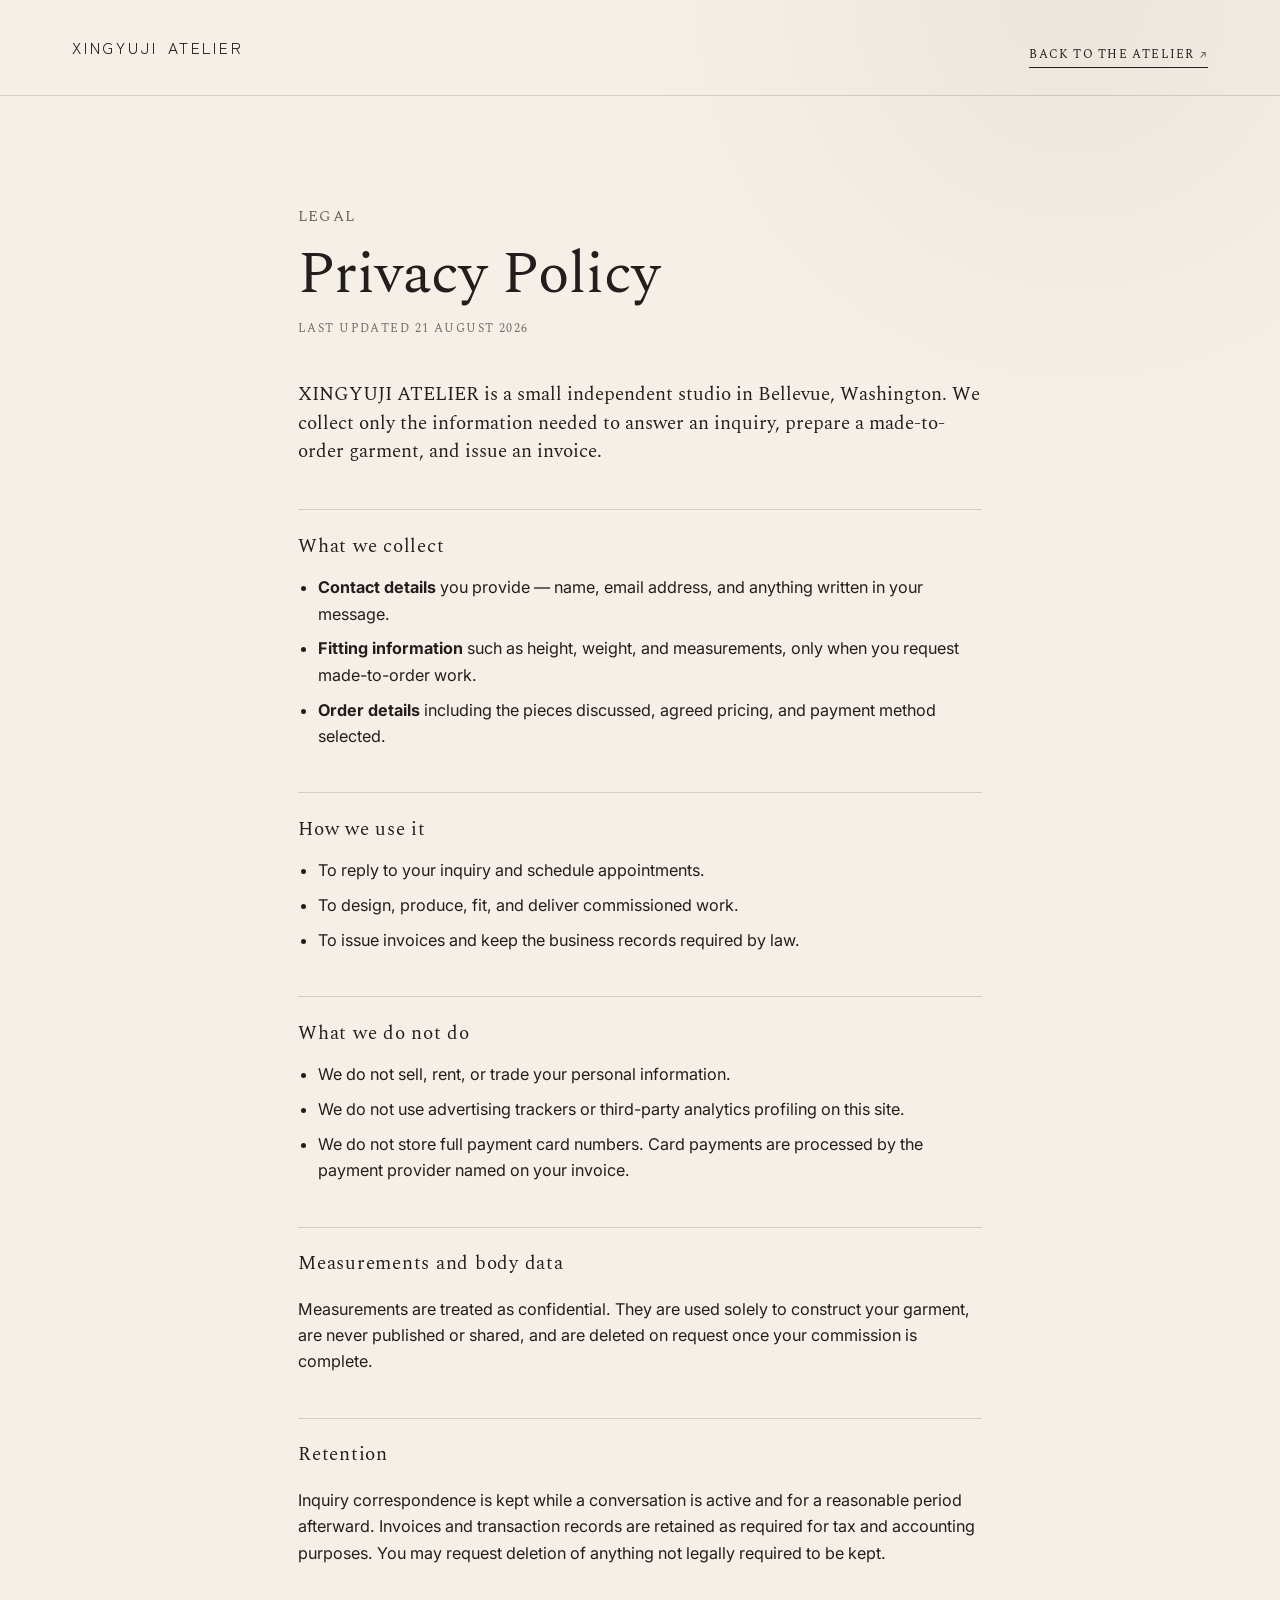
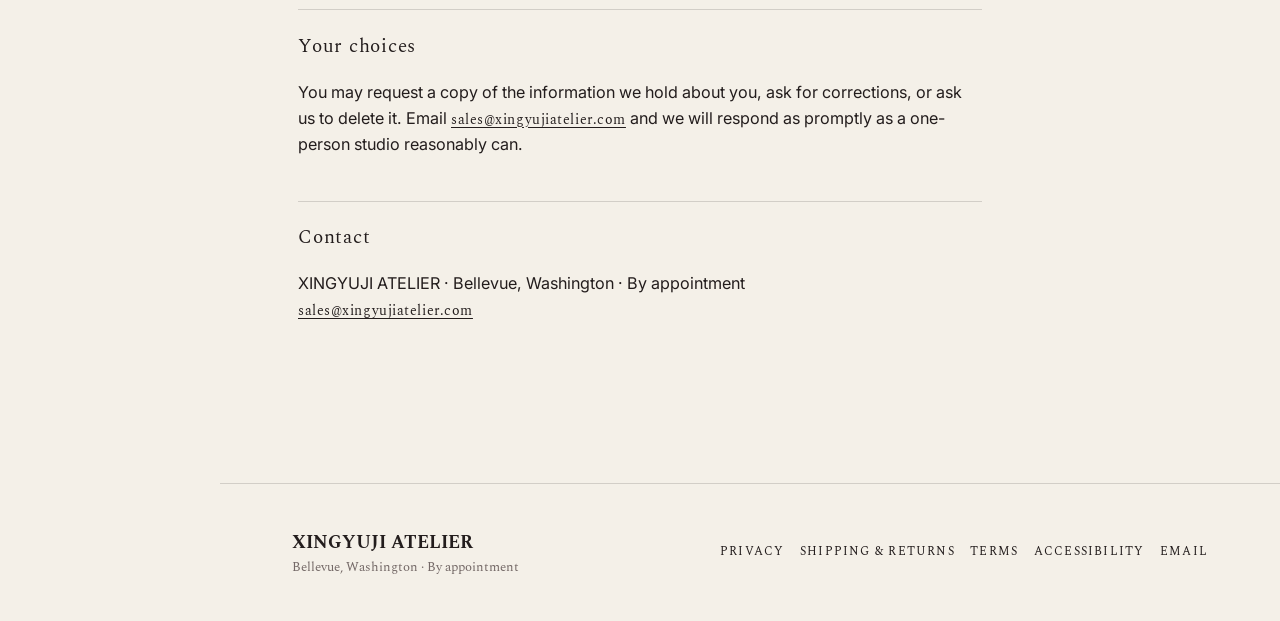
<file: privacy.html>
<!doctype html>
<html lang="en">
<head>
  <meta charset="utf-8">
  <meta name="viewport" content="width=device-width, initial-scale=1, viewport-fit=cover">
  <meta name="theme-color" content="#f4f0e8">
  <meta name="description" content="Privacy policy for XINGYUJI ATELIER, a Bellevue, Washington studio for Qipao portfolio work and made-to-order inquiries.">
  <meta name="robots" content="index,follow">
  <link rel="canonical" href="https://xingyujiatelier.com/privacy.html">
  <meta property="og:type" content="article">
  <meta property="og:site_name" content="XINGYUJI ATELIER">
  <meta property="og:title" content="Privacy · XINGYUJI ATELIER">
  <meta property="og:description" content="Privacy policy for XINGYUJI ATELIER, a Bellevue, Washington studio for Qipao portfolio work and made-to-order inquiries.">
  <meta property="og:url" content="https://xingyujiatelier.com/privacy.html">
  <meta property="og:image" content="https://xingyujiatelier.com/assets/web/og-card.jpg">
  <meta property="og:image:width" content="1200">
  <meta property="og:image:height" content="630">
  <meta property="og:image:alt" content="XINGYUJI ATELIER, silk Qipao made to order in Bellevue, Washington.">
  <meta name="twitter:card" content="summary_large_image">
  <title>Privacy · XINGYUJI ATELIER</title>
  <link rel="icon" href="assets/icons/favicon.svg" type="image/svg+xml">
  <link rel="stylesheet" href="styles.css">
</head>
<body class="policy-body">
  <a class="skip-link" href="#main">Skip to content</a>

  <header class="policy-header">
    <a class="wordmark" href="index.html" aria-label="XINGYUJI ATELIER home">
      <strong>XINGYUJI</strong><span>ATELIER</span>
    </a>
    <a class="text-link" href="index.html">Back to the atelier</a>
  </header>

  <main class="policy-main" id="main">
    <p class="eyebrow">Legal</p>
    <h1>Privacy Policy</h1>
    <p class="policy-updated">Last updated 21 August 2026</p>

    <p class="policy-lede">
      XINGYUJI ATELIER is a small independent studio in Bellevue, Washington. We collect only the
      information needed to answer an inquiry, prepare a made-to-order garment, and issue an invoice.
    </p>

    <h2>What we collect</h2>
    <ul>
      <li><strong>Contact details</strong> you provide — name, email address, and anything written in your message.</li>
      <li><strong>Fitting information</strong> such as height, weight, and measurements, only when you request made-to-order work.</li>
      <li><strong>Order details</strong> including the pieces discussed, agreed pricing, and payment method selected.</li>
    </ul>

    <h2>How we use it</h2>
    <ul>
      <li>To reply to your inquiry and schedule appointments.</li>
      <li>To design, produce, fit, and deliver commissioned work.</li>
      <li>To issue invoices and keep the business records required by law.</li>
    </ul>

    <h2>What we do not do</h2>
    <ul>
      <li>We do not sell, rent, or trade your personal information.</li>
      <li>We do not use advertising trackers or third-party analytics profiling on this site.</li>
      <li>We do not store full payment card numbers. Card payments are processed by the payment provider named on your invoice.</li>
    </ul>

    <h2>Measurements and body data</h2>
    <p>
      Measurements are treated as confidential. They are used solely to construct your garment, are
      never published or shared, and are deleted on request once your commission is complete.
    </p>

    <h2>Retention</h2>
    <p>
      Inquiry correspondence is kept while a conversation is active and for a reasonable period
      afterward. Invoices and transaction records are retained as required for tax and accounting
      purposes. You may request deletion of anything not legally required to be kept.
    </p>

    <h2>Your choices</h2>
    <p>
      You may request a copy of the information we hold about you, ask for corrections, or ask us to
      delete it. Email <a href="mailto:sales@xingyujiatelier.com">sales@xingyujiatelier.com</a> and we
      will respond as promptly as a one-person studio reasonably can.
    </p>

    <h2>Contact</h2>
    <p>
      XINGYUJI ATELIER · Bellevue, Washington · By appointment<br>
      <a href="mailto:sales@xingyujiatelier.com">sales@xingyujiatelier.com</a>
    </p>
  </main>

  <footer class="site-footer">
    <div>
      <strong>XINGYUJI ATELIER</strong>
      <span>Bellevue, Washington · By appointment</span>
    </div>
    <nav aria-label="Policy links">
      <a href="privacy.html">Privacy</a>
      <a href="shipping-returns.html">Shipping &amp; Returns</a>
      <a href="terms.html">Terms</a>
      <a href="accessibility.html">Accessibility</a>
      <a href="mailto:sales@xingyujiatelier.com">Email</a>
    </nav>
  </footer>
</body>
</html>
</file>
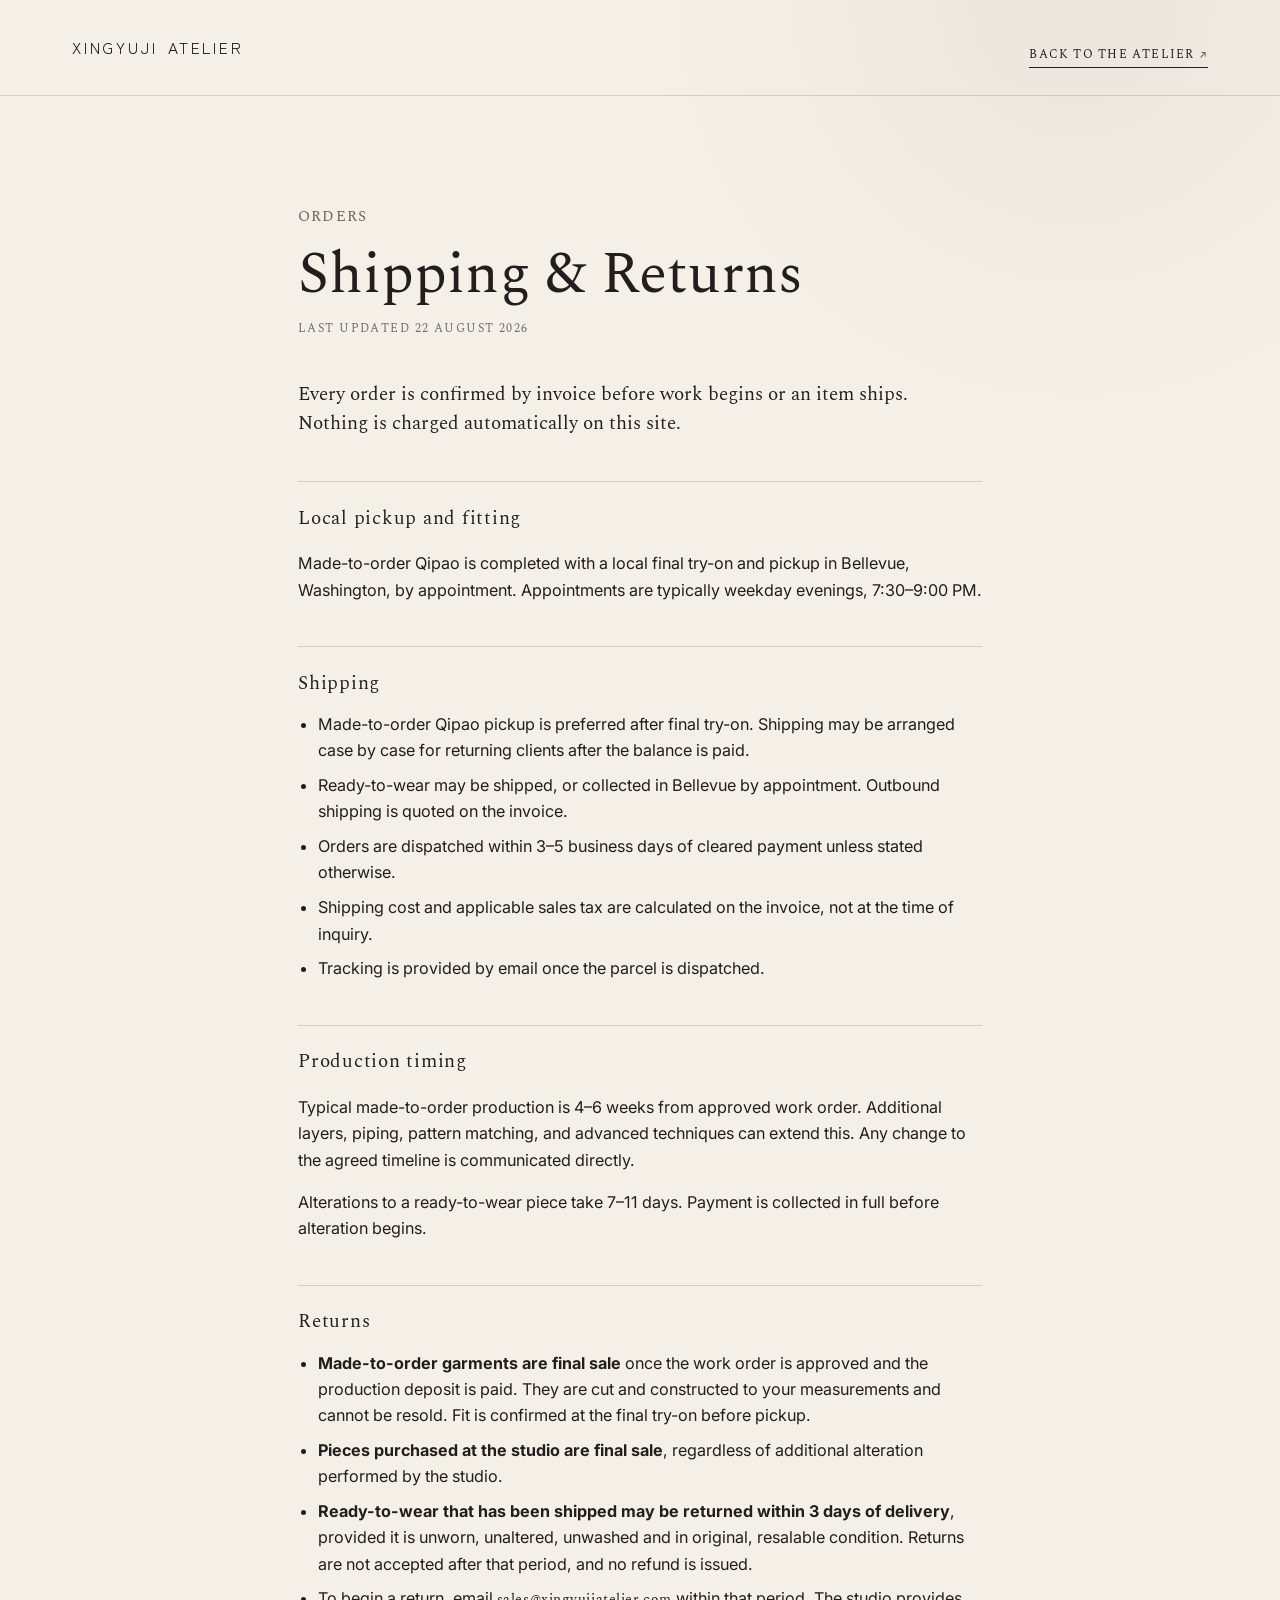
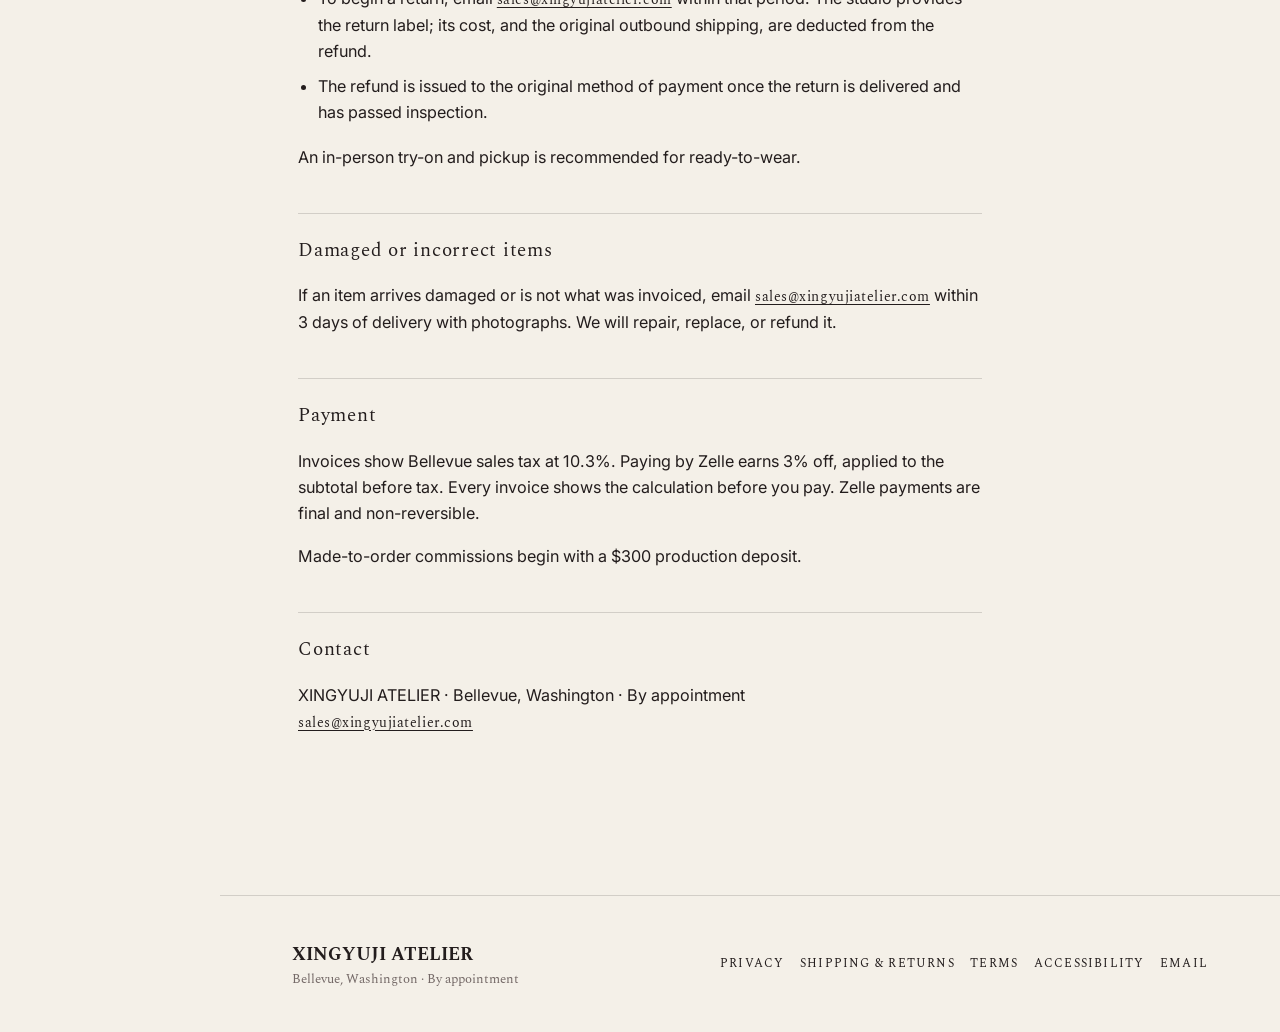
<file: shipping-returns.html>
<!doctype html>
<html lang="en">
<head>
  <meta charset="utf-8">
  <meta name="viewport" content="width=device-width, initial-scale=1, viewport-fit=cover">
  <meta name="theme-color" content="#f4f0e8">
  <meta name="description" content="Shipping, pickup, and return terms for XINGYUJI ATELIER made-to-order Qipao and portfolio inquiries.">
  <meta name="robots" content="index,follow">
  <link rel="canonical" href="https://xingyujiatelier.com/shipping-returns.html">
  <meta property="og:type" content="article">
  <meta property="og:site_name" content="XINGYUJI ATELIER">
  <meta property="og:title" content="Shipping &amp; Returns · XINGYUJI ATELIER">
  <meta property="og:description" content="Shipping, pickup, and return terms for XINGYUJI ATELIER made-to-order Qipao and portfolio inquiries.">
  <meta property="og:url" content="https://xingyujiatelier.com/shipping-returns.html">
  <meta property="og:image" content="https://xingyujiatelier.com/assets/web/og-card.jpg">
  <meta property="og:image:width" content="1200">
  <meta property="og:image:height" content="630">
  <meta property="og:image:alt" content="XINGYUJI ATELIER, silk Qipao made to order in Bellevue, Washington.">
  <meta name="twitter:card" content="summary_large_image">
  <title>Shipping &amp; Returns · XINGYUJI ATELIER</title>
  <link rel="icon" href="assets/icons/favicon.svg" type="image/svg+xml">
  <link rel="stylesheet" href="styles.css">
</head>
<body class="policy-body">
  <a class="skip-link" href="#main">Skip to content</a>

  <header class="policy-header">
    <a class="wordmark" href="index.html" aria-label="XINGYUJI ATELIER home">
      <strong>XINGYUJI</strong><span>ATELIER</span>
    </a>
    <a class="text-link" href="index.html">Back to the atelier</a>
  </header>

  <main class="policy-main" id="main">
    <p class="eyebrow">Orders</p>
    <h1>Shipping &amp; Returns</h1>
    <p class="policy-updated">Last updated 22 August 2026</p>

    <p class="policy-lede">
      Every order is confirmed by invoice before work begins or an item ships. Nothing is charged
      automatically on this site.
    </p>

    <h2>Local pickup and fitting</h2>
    <p>
      Made-to-order Qipao is completed with a local final try-on and pickup in Bellevue, Washington,
      by appointment. Appointments are typically weekday evenings, 7:30–9:00 PM.
    </p>

    <h2>Shipping</h2>
    <ul>
      <li>Made-to-order Qipao pickup is preferred after final try-on. Shipping may be arranged case by case for returning clients after the balance is paid.</li>
      <li>Ready-to-wear may be shipped, or collected in Bellevue by appointment. Outbound shipping is quoted on the invoice.</li>
      <li>Orders are dispatched within 3–5 business days of cleared payment unless stated otherwise.</li>
      <li>Shipping cost and applicable sales tax are calculated on the invoice, not at the time of inquiry.</li>
      <li>Tracking is provided by email once the parcel is dispatched.</li>
    </ul>

    <h2>Production timing</h2>
    <p>
      Typical made-to-order production is 4–6 weeks from approved work order. Additional layers,
      piping, pattern matching, and advanced techniques can extend this. Any change to the
      agreed timeline is communicated directly.
    </p>
    <p>
      Alterations to a ready-to-wear piece take 7–11 days. Payment is collected in full before
      alteration begins.
    </p>

    <h2>Returns</h2>
    <ul>
      <li><strong>Made-to-order garments are final sale</strong> once the work order is approved and the production deposit is paid. They are cut and constructed to your measurements and cannot be resold. Fit is confirmed at the final try-on before pickup.</li>
      <li><strong>Pieces purchased at the studio are final sale</strong>, regardless of additional alteration performed by the studio.</li>
      <li><strong>Ready-to-wear that has been shipped may be returned within 3 days of delivery</strong>, provided it is unworn, unaltered, unwashed and in original, resalable condition. Returns are not accepted after that period, and no refund is issued.</li>
      <li>To begin a return, email <a href="mailto:sales@xingyujiatelier.com">sales@xingyujiatelier.com</a> within that period. The studio provides the return label; its cost, and the original outbound shipping, are deducted from the refund.</li>
      <li>The refund is issued to the original method of payment once the return is delivered and has passed inspection.</li>
    </ul>
    <p>
      An in-person try-on and pickup is recommended for ready-to-wear.
    </p>

    <h2>Damaged or incorrect items</h2>
    <p>
      If an item arrives damaged or is not what was invoiced, email
      <a href="mailto:sales@xingyujiatelier.com">sales@xingyujiatelier.com</a> within 3 days of
      delivery with photographs. We will repair, replace, or refund it.
    </p>

    <h2>Payment</h2>
    <p>
      Invoices show Bellevue sales tax at 10.3%. Paying by Zelle earns 3% off, applied to the
      subtotal before tax. Every invoice shows the calculation before you pay. Zelle payments are
      final and non-reversible.
    </p>
    <p>
      Made-to-order commissions begin with a $300 production deposit.
    </p>

    <h2>Contact</h2>
    <p>
      XINGYUJI ATELIER · Bellevue, Washington · By appointment<br>
      <a href="mailto:sales@xingyujiatelier.com">sales@xingyujiatelier.com</a>
    </p>
  </main>

  <footer class="site-footer">
    <div>
      <strong>XINGYUJI ATELIER</strong>
      <span>Bellevue, Washington · By appointment</span>
    </div>
    <nav aria-label="Policy links">
      <a href="privacy.html">Privacy</a>
      <a href="shipping-returns.html">Shipping &amp; Returns</a>
      <a href="terms.html">Terms</a>
      <a href="accessibility.html">Accessibility</a>
      <a href="mailto:sales@xingyujiatelier.com">Email</a>
    </nav>
  </footer>
</body>
</html>
</file>
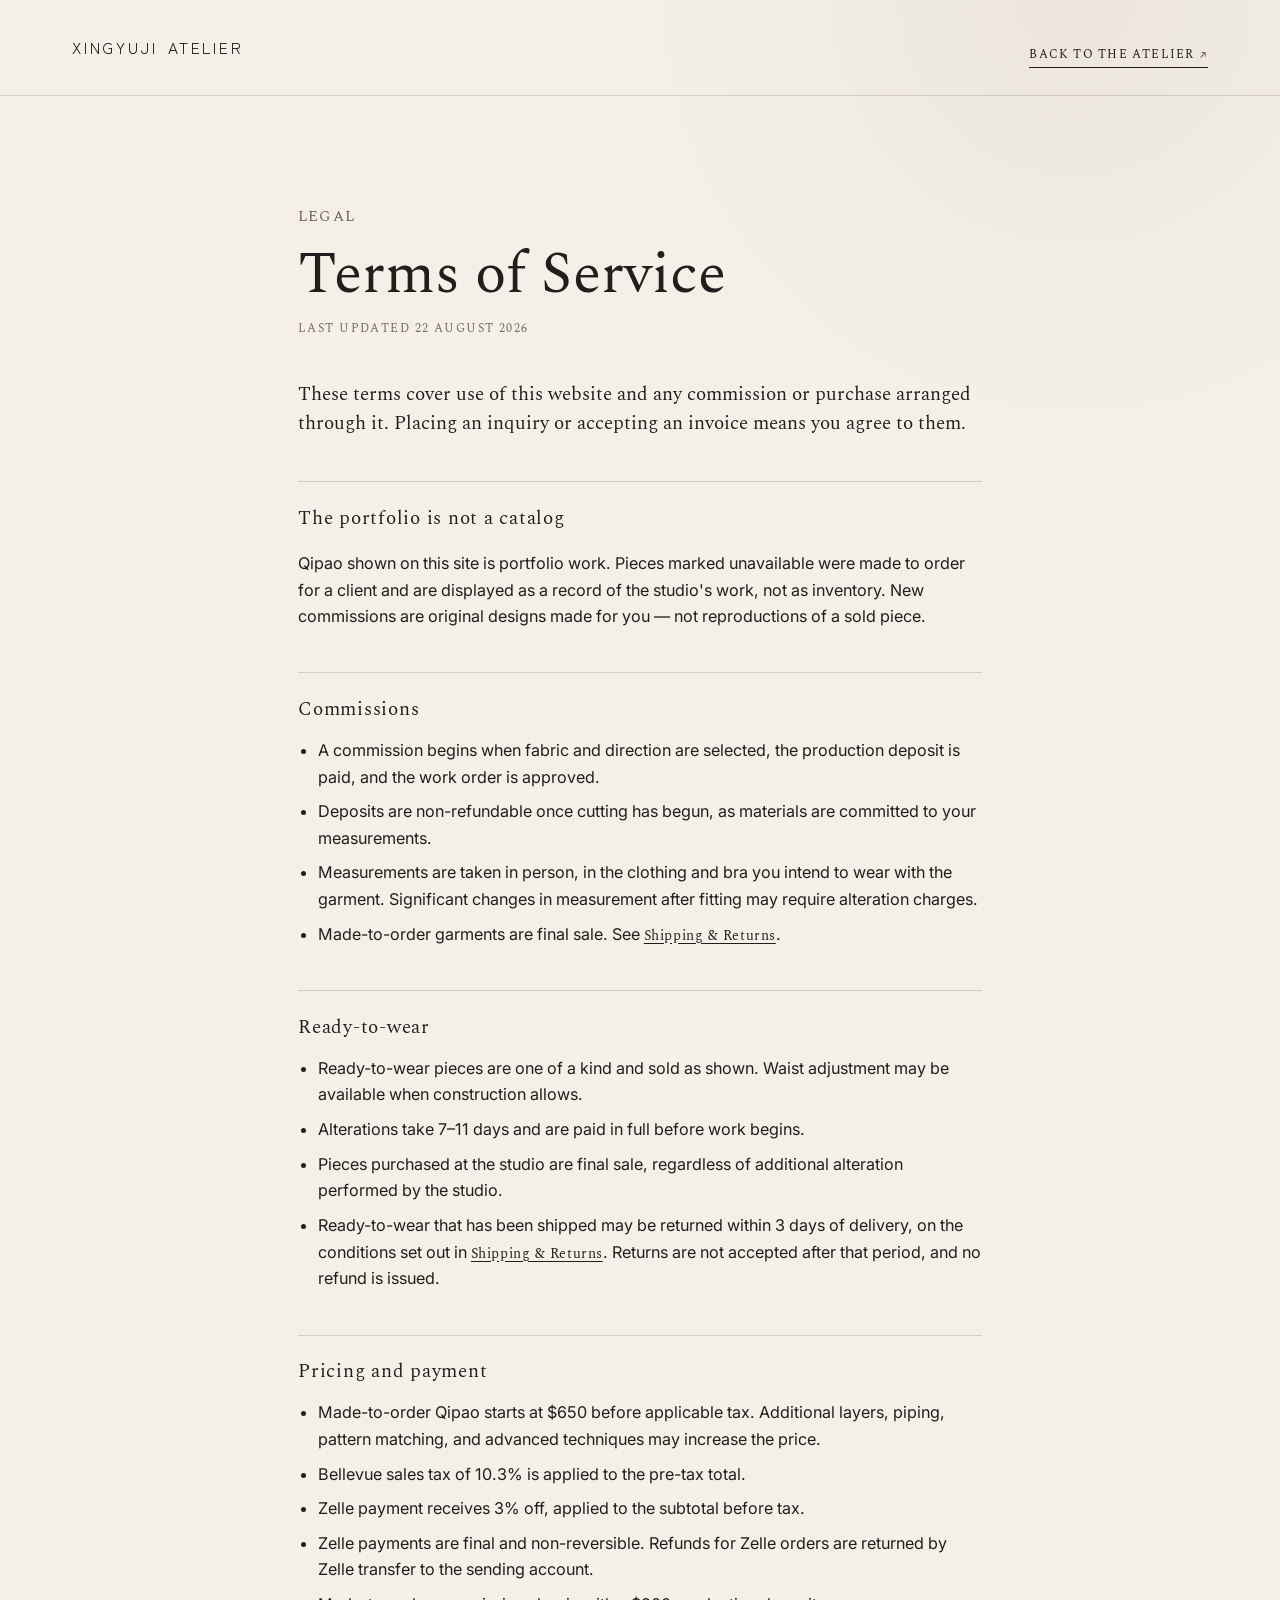
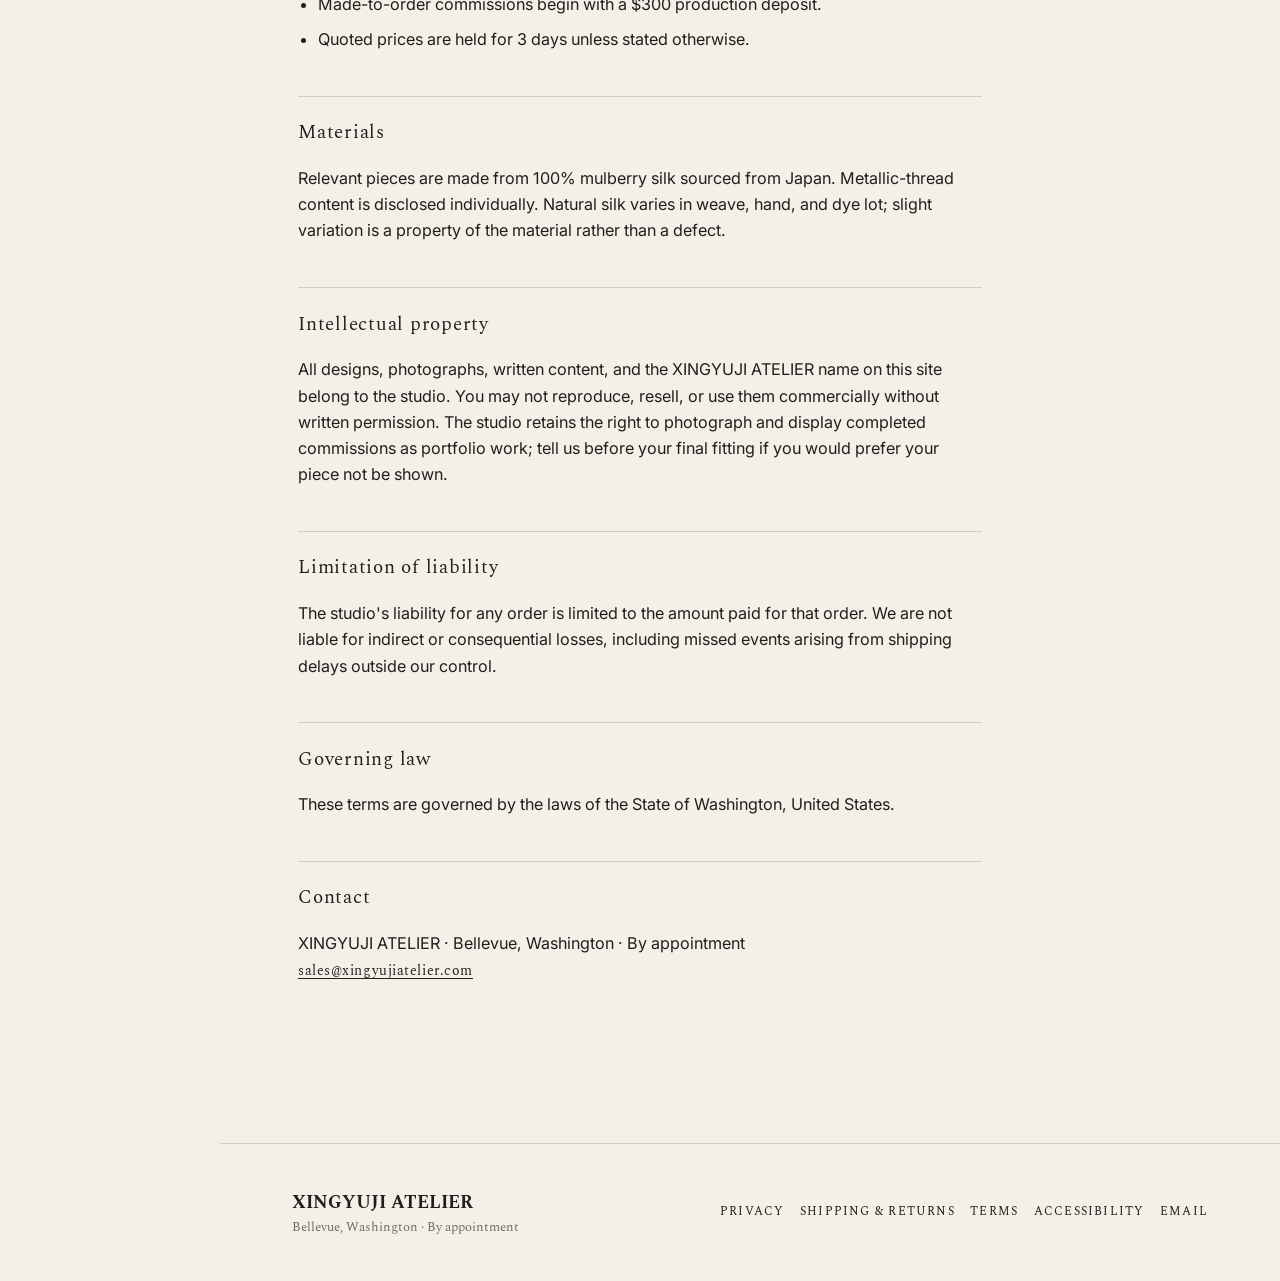
<file: terms.html>
<!doctype html>
<html lang="en">
<head>
  <meta charset="utf-8">
  <meta name="viewport" content="width=device-width, initial-scale=1, viewport-fit=cover">
  <meta name="theme-color" content="#f4f0e8">
  <meta name="description" content="Terms of service for XINGYUJI ATELIER portfolio inquiries, made-to-order commissions, imagery, and payment.">
  <meta name="robots" content="index,follow">
  <link rel="canonical" href="https://xingyujiatelier.com/terms.html">
  <meta property="og:type" content="article">
  <meta property="og:site_name" content="XINGYUJI ATELIER">
  <meta property="og:title" content="Terms · XINGYUJI ATELIER">
  <meta property="og:description" content="Terms of service for XINGYUJI ATELIER portfolio inquiries, made-to-order commissions, imagery, and payment.">
  <meta property="og:url" content="https://xingyujiatelier.com/terms.html">
  <meta property="og:image" content="https://xingyujiatelier.com/assets/web/og-card.jpg">
  <meta property="og:image:width" content="1200">
  <meta property="og:image:height" content="630">
  <meta property="og:image:alt" content="XINGYUJI ATELIER, silk Qipao made to order in Bellevue, Washington.">
  <meta name="twitter:card" content="summary_large_image">
  <title>Terms · XINGYUJI ATELIER</title>
  <link rel="icon" href="assets/icons/favicon.svg" type="image/svg+xml">
  <link rel="stylesheet" href="styles.css">
</head>
<body class="policy-body">
  <a class="skip-link" href="#main">Skip to content</a>

  <header class="policy-header">
    <a class="wordmark" href="index.html" aria-label="XINGYUJI ATELIER home">
      <strong>XINGYUJI</strong><span>ATELIER</span>
    </a>
    <a class="text-link" href="index.html">Back to the atelier</a>
  </header>

  <main class="policy-main" id="main">
    <p class="eyebrow">Legal</p>
    <h1>Terms of Service</h1>
    <p class="policy-updated">Last updated 22 August 2026</p>

    <p class="policy-lede">
      These terms cover use of this website and any commission or purchase arranged through it.
      Placing an inquiry or accepting an invoice means you agree to them.
    </p>

    <h2>The portfolio is not a catalog</h2>
    <p>
      Qipao shown on this site is portfolio work. Pieces marked unavailable were made to order for a
      client and are displayed as a record of the studio's work, not as inventory. New commissions
      are original designs made for you — not reproductions of a sold piece.
    </p>

    <h2>Commissions</h2>
    <ul>
      <li>A commission begins when fabric and direction are selected, the production deposit is paid, and the work order is approved.</li>
      <li>Deposits are non-refundable once cutting has begun, as materials are committed to your measurements.</li>
      <li>Measurements are taken in person, in the clothing and bra you intend to wear with the garment. Significant changes in measurement after fitting may require alteration charges.</li>
      <li>Made-to-order garments are final sale. See <a href="shipping-returns.html">Shipping &amp; Returns</a>.</li>
    </ul>

    <h2>Ready-to-wear</h2>
    <ul>
      <li>Ready-to-wear pieces are one of a kind and sold as shown. Waist adjustment may be available when construction allows.</li>
      <li>Alterations take 7–11 days and are paid in full before work begins.</li>
      <li>Pieces purchased at the studio are final sale, regardless of additional alteration performed by the studio.</li>
      <li>Ready-to-wear that has been shipped may be returned within 3 days of delivery, on the conditions set out in <a href="shipping-returns.html">Shipping &amp; Returns</a>. Returns are not accepted after that period, and no refund is issued.</li>
    </ul>

    <h2>Pricing and payment</h2>
    <ul>
      <li>Made-to-order Qipao starts at $650 before applicable tax. Additional layers, piping, pattern matching, and advanced techniques may increase the price.</li>
      <li>Bellevue sales tax of 10.3% is applied to the pre-tax total.</li>
      <li>Zelle payment receives 3% off, applied to the subtotal before tax.</li>
      <li>Zelle payments are final and non-reversible. Refunds for Zelle orders are returned by Zelle transfer to the sending account.</li>
      <li>Made-to-order commissions begin with a $300 production deposit.</li>
      <li>Quoted prices are held for 3 days unless stated otherwise.</li>
    </ul>

    <h2>Materials</h2>
    <p>
      Relevant pieces are made from 100% mulberry silk sourced from Japan. Metallic-thread content is
      disclosed individually. Natural silk varies in weave, hand, and dye lot; slight variation is a
      property of the material rather than a defect.
    </p>

    <h2>Intellectual property</h2>
    <p>
      All designs, photographs, written content, and the XINGYUJI ATELIER name on this site belong to
      the studio. You may not reproduce, resell, or use them commercially without written permission.
      The studio retains the right to photograph and display completed commissions as portfolio work;
      tell us before your final fitting if you would prefer your piece not be shown.
    </p>

    <h2>Limitation of liability</h2>
    <p>
      The studio's liability for any order is limited to the amount paid for that order. We are not
      liable for indirect or consequential losses, including missed events arising from shipping
      delays outside our control.
    </p>

    <h2>Governing law</h2>
    <p>
      These terms are governed by the laws of the State of Washington, United States.
    </p>

    <h2>Contact</h2>
    <p>
      XINGYUJI ATELIER · Bellevue, Washington · By appointment<br>
      <a href="mailto:sales@xingyujiatelier.com">sales@xingyujiatelier.com</a>
    </p>
  </main>

  <footer class="site-footer">
    <div>
      <strong>XINGYUJI ATELIER</strong>
      <span>Bellevue, Washington · By appointment</span>
    </div>
    <nav aria-label="Policy links">
      <a href="privacy.html">Privacy</a>
      <a href="shipping-returns.html">Shipping &amp; Returns</a>
      <a href="terms.html">Terms</a>
      <a href="accessibility.html">Accessibility</a>
      <a href="mailto:sales@xingyujiatelier.com">Email</a>
    </nav>
  </footer>
</body>
</html>
</file>
<file: styles.css>
@import url("https://fonts.googleapis.com/css2?family=Inter:wght@300..600&family=Spectral:wght@400;700&family=Zen+Kaku+Gothic+New:wght@300;400&display=swap");

:root {
  --ivory: #fffaf4;
  --paper: #fffdf9;
  --ink: #231d1d;
  --muted: #746967;
  --line: rgba(35, 29, 29, 0.16);
  --accent: #b8aa98;
  --canvas: #f4f0e8;
  --canvas-soft: #ebe4d8;
  --accent-dark: #6f6254;
  --shadow: 0 24px 70px rgba(57, 48, 40, 0.13);
  --serif: Spectral, "Iowan Old Style", "Palatino Linotype", serif;
  --sans: Inter, "Segoe UI", sans-serif;
  --wordmark: "Zen Kaku Gothic New", sans-serif;

  /* Viewport aliases. Small-viewport units so the mobile browser URL bar
     collapsing mid-scroll never resizes the layout. */
  --1vh: 1svh;
  --1vw: 1svw;

  /* Responsive grid. Only --columns, --inset and --gutter are redefined at a
     breakpoint; every column-derived width re-resolves from --column. */
  --columns: 12;
  --inset: 4rem;
  --gutter: 1rem;
  --column: calc((100% - (var(--columns) - 1) * var(--gutter)) / var(--columns));
  --header-height: 4rem;
  /* Reserved height. app.js overwrites this with the header's measured
     height so anchor offsets stay correct if the nav wraps. */
  --header-height-actual: var(--header-height);
  /* The banner sits in normal flow above the entry screen, so the entry has
     to subtract it to stay exactly one viewport tall. app.js measures it. */
  --banner-height-actual: 0px;

  /* Spacing ladder. Rescaled wholesale per breakpoint instead of being
     overridden component by component. */
  --space-4: 0.25rem;
  --space-8: 0.5rem;
  --space-12: 0.75rem;
  --space-16: 1rem;
  --space-20: 1.25rem;
  --space-24: 1.5rem;
  --space-32: 2rem;
  --space-40: 2.5rem;
  --space-48: 3rem;
  --space-64: 4rem;
  --space-72: 4.5rem;
  --space-96: 6rem;
  --space-112: 7rem;
  --space-128: 8rem;
  --space-top: 7rem;

  /* Type ladder. Fixed steps, no fluid clamp() — each breakpoint re-steps the
     sizes deliberately so type never drifts to an untested in-between value. */
  --text-label: 0.66rem;
  --text-fine: 0.72rem;
  --text-body: 0.86rem;
  --text-lede: 1.05rem;
  --display-sm: 2rem;
  --display-md: 3.2rem;
  --display-lg: 4.8rem;
  --display-hero: 2.3rem;

  color-scheme: light;
}

* {
  box-sizing: border-box;
}

html {
  /* Global type scale. Every size in this file is rem-based, so raising this
     rescales the entire site proportionally. 112.5% = 18px base. */
  font-size: 112.5%;
  scroll-behavior: smooth;
}

body {
  margin: 0;
  min-width: 280px;
  overflow-x: hidden;
  color: var(--ink);
  background:
    radial-gradient(circle at 85% 2%, rgba(184, 170, 152, 0.16), transparent 24rem),
    var(--canvas);
  font-family: var(--sans);
  line-height: 1.6;
}

button,
input,
select,
textarea {
  font: inherit;
}

button,
a {
  -webkit-tap-highlight-color: transparent;
}

a {
  color: inherit;
}

.skip-link {
  position: fixed;
  z-index: 1000;
  left: 1rem;
  top: -4rem;
  padding: 0.75rem 1rem;
  background: var(--ink);
  color: white;
}

.skip-link:focus {
  top: 1rem;
}

/* Below 781px this is a quiet strip at the top of the page rather than a black
   bar: it was the only pure-black element on the site and read as a system
   notice. Above 781px it becomes a muted caption pinned bottom-right, so the
   colours here are overridden there. */
.prototype-banner {
  position: relative;
  z-index: 60;
  color: var(--muted);
  background: var(--canvas-soft);
  text-align: center;
  letter-spacing: 0.08em;
  text-transform: uppercase;
}

.entry {
  position: relative;
  z-index: 50;
  display: grid;
  min-height: calc(var(--1vh) * 100);
  background: var(--ivory);
}

.entry-art {
  position: relative;
  overflow: hidden;
  background:
    linear-gradient(135deg, rgba(255, 255, 255, 0.15), transparent),
    linear-gradient(150deg, #2f2b27 0%, #706458 45%, #b8aa98 75%, #e7ded0 100%);
}

.entry-photo {
  width: 100%;
  height: 100%;
  object-fit: cover;
  object-position: center top;
  filter: saturate(0.88) contrast(1.03);
}

.entry-art::before {
  content: "";
  position: absolute;
  z-index: 1;
  inset: 0;
  background: linear-gradient(120deg, rgba(52, 45, 38, 0.12), rgba(184, 170, 152, 0.2));
}

.entry-content {
  display: flex;
  flex-direction: column;
  justify-content: center;
  align-items: flex-start;
}

h1,
h2,
h3 {
  font-family: var(--serif);
  font-weight: 400;
}

/* Both wordmarks are the same face. The entry headline is a display size, so
   it takes Light; the header mark is 0.66rem, where Light goes fragile, so it
   takes Regular. */
.entry h1 {
  margin: 0;
  font-family: var(--wordmark);
  font-weight: 300;
  line-height: 0.94;
}

.entry-statement {
  max-width: 32rem;
  color: var(--muted);
  font-family: var(--serif);
}

.eyebrow {
  margin: 0 0 0.8rem;
  color: var(--accent-dark);
  font-family: var(--serif);
  font-size: 0.86rem;
  font-weight: 400;
  letter-spacing: 0.08em;
  text-transform: uppercase;
}

/* One button language at every width: a squared block in letterspaced serif
   caps. Above 781px this used to be the only place it applied, which left
   phones on the older pill. */
.button {
  display: inline-flex;
  justify-content: center;
  align-items: center;
  min-height: 44px;
  padding: 0.95rem 1.7rem;
  border: 1px solid transparent;
  border-radius: 0;
  cursor: pointer;
  font-family: var(--serif);
  font-size: 0.72rem;
  font-weight: 400;
  letter-spacing: 0.16em;
  text-decoration: none;
  text-transform: uppercase;
  transition: transform 180ms ease, box-shadow 180ms ease, background 180ms ease;
}

.button:focus-visible,
button:focus-visible,
a:focus-visible,
input:focus-visible,
select:focus-visible,
textarea:focus-visible {
  outline: 3px solid rgba(111, 98, 84, 0.45);
  outline-offset: 3px;
}

.button-dark {
  color: #fff;
  background: var(--ink);
}

.button-soft {
  color: var(--ink);
  background: linear-gradient(110deg, #e8dfd1, #cfc2b1);
  box-shadow: 0 12px 30px rgba(111, 98, 84, 0.18);
}

/* The entry call to action is a rule-underlined word, not a filled block, at
   every width. It sits on the opening image, where a solid fill reads as a
   web form rather than a cover. */
.entry .button {
  position: relative;
  min-height: auto;
  padding: 0.2rem 0;
  border: 0;
  border-bottom: 1px solid currentColor;
  border-radius: 0;
  color: inherit;
  background: transparent;
  font-family: var(--serif);
  font-size: 0.75rem;
  font-weight: 400;
}

.site-header {
  position: sticky;
  z-index: 20;
  top: 0;
  display: flex;
  align-items: center;
  justify-content: space-between;
  gap: 2rem;
  border-bottom: 1px solid var(--line);
  backdrop-filter: blur(18px);
}

.wordmark {
  display: flex;
  align-items: center;
  gap: 0.75rem;
  font-family: var(--wordmark);
  font-size: 0.95rem;
  font-weight: 400;
  letter-spacing: 0.08em;
  text-decoration: none;
}

/* Reserved for the atelier mark. Hidden until there is a logo to place, so
   the wordmark sits flush with the header inset rather than behind an empty
   circle. Give this a size and remove display:none to bring it back. */
.logo-space {
  display: none;
}

.site-nav {
  display: flex;
}

/* Only ever rendered below 781px, where the header collapses to a single row.
   The desktop rail shows every link at once and needs no disclosure. */
.nav-toggle {
  display: none;
  padding: 0;
  border: 0;
  background: transparent;
  color: var(--accent-dark);
  font-family: var(--sans);
  font-size: 0.7rem;
  letter-spacing: 0.1em;
  text-transform: uppercase;
  cursor: pointer;
}

.site-nav a {
  font-size: 0.85rem;
  text-decoration: none;
}


.section {
  margin-inline: auto;
}

.section-heading h2,
.split-heading h2 {
  margin: 0;
  line-height: 0.98;
}

.section-heading > p:last-child,
.split-heading > p {
  max-width: 42rem;
  color: var(--muted);
}

.text-link {
  display: inline-block;
  margin-top: 1rem;
  padding-bottom: 0.15rem;
  border-bottom: 1px solid currentColor;
  text-decoration: none;
}

.section-heading {
  display: grid;
  grid-template-columns: 1fr 1fr;
  align-items: end;
  gap: 2rem;
  margin-bottom: 3rem;
}

.section-heading .eyebrow {
  grid-column: 1 / -1;
}

.filter-group {
  display: flex;
  flex-wrap: nowrap;
  gap: 1.35rem;
  margin-bottom: 2rem;
  overflow-x: auto;
  scrollbar-width: none;
}

.filter-group::-webkit-scrollbar {
  display: none;
}

.filter {
  display: inline-flex;
  flex: 0 0 auto;
  align-items: center;
  padding: 0;
  border: 0;
  border-radius: 0;
  color: var(--muted);
  background: transparent;
  cursor: pointer;
  font-family: var(--serif);
  font-size: 0.8rem;
  font-weight: 400;
  letter-spacing: 0.06em;
  text-decoration: none;
}

.filter.is-active {
  color: var(--ink);
  background: transparent;
  text-decoration: underline;
  text-decoration-thickness: 1px;
  text-underline-offset: 6px;
}

.gallery-grid {
  display: grid;
  grid-template-columns: repeat(var(--columns), minmax(0, 1fr));
  gap: var(--gutter);
}

.gallery-card[hidden] {
  display: none;
}

.gallery-card {
  grid-column: 1 / -1;
}

.piece-layout {
  display: grid;
  grid-template-columns: minmax(0, var(--piece-media-width, min(48vw, 34rem))) minmax(14rem, 1fr);
  gap: var(--space-72);
  align-items: start;
}

/* The photograph leads: giving the media track a real minimum stops the meta
   column from taking the free space first. With a 0 minimum the meta column's
   own 16rem base won the distribution, leaving the photo narrower than its own
   caption at every width below about 1280px. */
.piece-layout-available {
  grid-template-columns:
    minmax(min(100%, 20rem), var(--piece-media-width, min(48vw, 34rem)))
    minmax(16rem, 26rem);
}

.piece-media {
  display: grid;
  gap: 0.65rem;
}

.piece-art {
  position: relative;
  display: grid;
  place-items: end start;
  overflow: hidden;
  aspect-ratio: var(--card-ratio, 4 / 5);
}

.piece-art img {
  position: absolute;
  inset: 0;
  width: 100%;
  height: 100%;
  object-fit: cover;
  object-position: center top;
}

.piece-art > span:not(.piece-image-controls) {
  position: relative;
  z-index: 1;
  margin: 1rem;
  padding: 0.35rem 0.55rem;
  border-radius: 999px;
  background: rgba(35, 29, 29, 0.66);
  color: rgba(255,255,255,0.9);
  font-size: 0.7rem;
  letter-spacing: 0.12em;
  text-transform: uppercase;
}

.piece-meta {
  display: grid;
  align-content: start;
  gap: 0.3rem;
  padding-top: 0.4rem;
}

.piece-kicker {
  display: contents;
}

.piece-meta strong {
  font-family: var(--serif);
  font-size: 1.35rem;
}

.piece-meta > span:last-child {
  color: var(--muted);
  font-size: 0.85rem;
}

.status {
  width: fit-content;
  color: var(--accent-dark);
  font-size: 0.68rem;
  font-weight: 800;
  letter-spacing: 0.1em;
  text-transform: uppercase;
}

.piece-image-controls {
  position: absolute;
  inset: 0;
  z-index: 2;
  display: flex;
  align-items: center;
  justify-content: space-between;
  padding-inline: 0.7rem;
  pointer-events: none;
}

.piece-dot-nav {
  position: absolute;
  bottom: 0;
  left: 50%;
  display: inline-flex;
  gap: 0;
  align-items: center;
  transform: translateX(-50%);
  color: white;
  pointer-events: auto;
}

/* The mark stays a 0.48rem dot; the button around it grows to 24x44 so the
   control clears the minimum target size without changing what is drawn. */
.piece-image-control {
  position: relative;
  width: 1.35rem;
  height: 2.45rem;
  padding: 0;
  border: 0;
  color: var(--accent-dark);
  background: transparent;
  cursor: pointer;
}

.piece-image-control::after {
  position: absolute;
  top: 50%;
  left: 50%;
  width: 0.48rem;
  height: 0.48rem;
  border: 1px solid currentColor;
  border-radius: 50%;
  content: "";
  transform: translate(-50%, -50%);
}

.piece-image-controls .piece-image-control {
  color: white;
}

.piece-image-control.is-active::after {
  background: currentColor;
}

.piece-image-arrow {
  width: 2.5rem;
  height: 2.5rem;
  padding: 0;
  border: 0;
  color: white;
  background: transparent;
  cursor: pointer;
  font-family: var(--serif);
  font-size: 1.65rem;
  line-height: 1;
  pointer-events: auto;
}

.piece-contact-link {
  width: fit-content;
  margin: 0;
  min-height: 0;
  padding: 0;
  border: 0;
  border-radius: 0;
  color: var(--ink);
  background: transparent;
  font-family: var(--sans);
  font-size: 0.86rem;
  font-weight: 400;
  letter-spacing: 0.02em;
  text-transform: none;
}

/* Not nowrap: the meta column narrows between 1051px and 1100px, and a single
   unbreakable sentence there widened the whole document. It still sits on one
   line wherever the column is wide enough. */
.piece-fitting-note {
  color: var(--muted);
  font-size: 0.72rem;
  line-height: 1.2;
}

.piece-technique-list {
  display: grid;
  max-width: 26rem;
  gap: 0.45rem;
  margin: 0.35rem 0 0;
  padding: 0;
  list-style: none;
}

.piece-technique-list li {
  display: grid;
  grid-template-columns: 1.3rem 1fr;
  color: var(--muted);
  font-size: 0.82rem;
  line-height: 1.45;
}

.piece-technique-list li::before {
  color: var(--ink);
  content: "•";
}

.piece-details > summary {
  display: none;
}

.piece-inquiry {
  display: grid;
  gap: 0.55rem;
  margin-top: 0.45rem;
}

.piece-fitting-note::before {
  display: block;
  margin-bottom: 0.35rem;
  color: var(--ink);
  content: "FIT NOTE";
  font-size: 0.58rem;
  font-weight: 700;
  letter-spacing: 0.12em;
}

.piece-contact-link::after {
  content: " ↗";
}

.gallery-card-archive {
  margin-block: var(--space-72);
}

.gallery-card:not(.gallery-card-archive) + .gallery-card-archive {
  margin-top: max(var(--space-72), calc(var(--space-32) - var(--archive-pull, 0%)));
}

.archive-piece {
  position: relative;
  width: var(--archive-width, 45%);
  margin: var(--archive-pull, 0) 0 0 var(--archive-offset, 0);
}

.archive-piece img {
  display: block;
  width: 100%;
  height: auto;
}

.archive-piece figcaption {
  margin-top: 0.35rem;
  color: var(--muted);
  font-size: 0.75rem;
  line-height: 1.25;
}

.archive-index {
  position: absolute;
  z-index: 1;
  top: 0.75rem;
  left: 0.75rem;
  padding-left: 0.55rem;
  border-left: 1px solid white;
  color: white;
  background: transparent;
  font-family: var(--serif);
  font-size: 1rem;
  font-weight: 400;
  letter-spacing: 0.02em;
  text-shadow: 0 1px 5px rgba(35, 29, 29, 0.65);
}

.archive-sold {
  position: absolute;
  z-index: 1;
  top: 0.8rem;
  right: 0.8rem;
  display: grid;
  place-items: center;
  width: 3.05rem;
  height: 3.05rem;
  border: 1px solid rgba(255, 255, 255, 0.8);
  border-radius: 50%;
  color: white;
  font-family: var(--serif);
  font-size: 0.62rem;
  letter-spacing: 0.14em;
  text-transform: uppercase;
  text-shadow: 0 1px 4px rgba(35, 29, 29, 0.6);
}

.split-heading {
  display: grid;
  grid-template-columns: 1fr 1fr;
  gap: 3rem;
  align-items: end;
}

.process-grid {
  display: grid;
  grid-template-columns: repeat(4, minmax(0, 1fr));
  gap: var(--space-20);
  margin-block: var(--space-64);
}

.process-grid article {
  position: relative;
  display: grid;
  gap: 0.85rem;
  padding-top: 2.6rem;
}

.process-grid article::before {
  position: absolute;
  top: 0.75rem;
  left: 2.9rem;
  right: -1.2rem;
  height: 1px;
  background: var(--line);
  content: "";
}

.process-grid article:last-child::before {
  display: none;
}

.process-grid article > span {
  position: absolute;
  top: 0;
  left: 0;
  display: grid;
  width: 2rem;
  height: 2rem;
  place-items: center;
  border: 1px solid var(--line);
  border-radius: 999px;
  color: var(--accent-dark);
  background: var(--paper);
  font-family: var(--serif);
  font-size: 0.74rem;
}

.process-grid h3 {
  margin: 0;
  font-family: var(--serif);
  font-size: var(--display-sm);
  font-weight: 400;
  letter-spacing: -0.04em;
  line-height: 1;
}

.process-grid p {
  margin: 0;
  color: var(--muted);
  font-size: 0.82rem;
  line-height: 1.45;
}

.pricing-note {
  position: relative;
  display: grid;
  gap: 0.35rem;
  max-width: 34rem;
  margin-block: 3rem 7rem;
  padding-left: 1.2rem;
  color: var(--muted);
  font-size: 0.9rem;
  line-height: 1.45;
}

.pricing-note::before {
  position: absolute;
  top: 0.25rem;
  bottom: 0.25rem;
  left: 0;
  width: 1px;
  background: var(--ink);
  content: "";
}

.pricing-note p {
  margin: 0;
}

.pricing-note strong {
  color: var(--ink);
  font-family: var(--serif);
  font-size: 1.3rem;
  font-weight: 400;
  letter-spacing: -0.03em;
}

.pricing-note span {
  display: block;
}

input,
select,
textarea {
  width: 100%;
  margin-top: 0.35rem;
  padding: 0.8rem;
  border: 1px solid var(--line);
  border-radius: 0.55rem;
  color: var(--ink);
  background: rgba(255,255,255,0.72);
}

.required-mark {
  color: var(--accent-dark);
}

.fine-print {
  color: var(--muted);
  font-size: 0.76rem;
}

.contact-layout {
  display: grid;
  grid-template-columns: 0.75fr 1.25fr;
  gap: var(--space-112);
}

.contact-channels {
  display: grid;
}

.contact-channels a {
  display: flex;
  flex-direction: column;
  padding: 1.25rem 0;
  border-bottom: 1px solid var(--line);
  text-decoration: none;
}

.contact-action-block {
  display: block;
  padding: 0.7rem 0;
  border-bottom: 1px solid var(--line);
}

.contact-channels .contact-action-link,
.contact-form .button {
  display: inline-block;
  width: fit-content;
  min-height: 0;
  padding: 0;
  border: 0;
  color: var(--ink);
  background: transparent;
  font-family: var(--serif);
  font-size: 0.88rem;
  font-weight: 400;
  letter-spacing: 0.03em;
  line-height: 1.05;
  text-decoration: none;
  text-transform: none;
  cursor: pointer;
}

.contact-action-link::after,
.contact-form .button::after {
  content: "  ↗";
  color: var(--accent-dark);
  font-weight: 400;
}

.contact-channels span {
  display: block;
  margin-top: 0.08rem;
  color: var(--muted);
  font-size: 0.72rem;
  line-height: 1.05;
}

.contact-channels small {
  display: block;
  margin-top: 0.18rem;
  color: var(--muted);
  font-size: var(--text-label);
  line-height: 1.2;
}

.social-links {
  display: flex;
  flex-wrap: wrap;
  gap: 1rem;
  align-items: center;
  padding-top: 1rem;
}

.social-icon {
  display: inline-grid;
  width: 1.9rem;
  height: 1.9rem;
  place-items: center;
  padding: 0;
  border: 0;
  color: var(--ink);
  cursor: pointer;
  text-decoration: none;
  opacity: 0.72;
}

.contact-channels .social-icon {
  border-bottom: 0;
}

.social-icon img {
  display: block;
  width: 1.25rem;
  height: 1.25rem;
}

.contact-form {
  display: grid;
  gap: 0;
  padding: var(--space-32);
  background: var(--canvas-soft);
  border-top: 1px solid var(--line);
}

.contact-form label {
  display: grid;
  grid-template-columns: 5.4rem 1fr;
  gap: 0.75rem;
  align-items: baseline;
  padding: 0.68rem 0;
  border-bottom: 1px solid var(--line);
  font-family: var(--serif);
  font-size: 0.76rem;
  font-weight: 400;
  letter-spacing: 0.04em;
}

.contact-form input,
.contact-form select,
.contact-form textarea {
  margin-top: 0;
  padding: 0;
  border: 0;
  border-radius: 0;
  background: transparent;
  font-family: var(--serif);
  font-size: 0.8rem;
  letter-spacing: 0;
}

.contact-form select {
  appearance: none;
  padding-right: 1.25rem;
  background-image:
    linear-gradient(45deg, transparent 50%, var(--accent-dark) 50%),
    linear-gradient(135deg, var(--accent-dark) 50%, transparent 50%);
  background-position:
    calc(100% - 0.55rem) 55%,
    calc(100% - 0.25rem) 55%;
  background-size: 0.32rem 0.32rem, 0.32rem 0.32rem;
  background-repeat: no-repeat;
}

.contact-form select option {
  font-family: var(--serif);
  color: var(--ink);
  background: var(--ivory);
}

.contact-form textarea {
  min-height: 5.8rem;
  resize: none;
}

.contact-form input:focus,
.contact-form select:focus,
.contact-form textarea:focus {
  box-shadow: inset 0 -1px 0 var(--ink);
}

.field-pair {
  display: grid;
  grid-template-columns: 1fr 1fr;
  gap: 1rem;
}

.contact-form .field-pair {
  display: contents;
}

.contact-form .measurement-fields {
  display: grid;
  gap: 0;
}

.contact-form .measurement-fields[hidden] {
  display: none;
}

.contact-form .button {
  justify-self: end;
  margin-top: 1rem;
}

.contact-form .fine-print {
  margin-top: 1.25rem;
  font-size: 0.64rem;
  line-height: 1.35;
}

.contact-payment-note {
  max-width: none;
  margin: 2rem 0 0 auto;
  font-size: 0.64rem;
  line-height: 1.35;
  text-align: right;
  white-space: nowrap;
}

.site-footer {
  display: flex;
  justify-content: space-between;
  gap: 2rem;
  padding: var(--space-40) var(--inset);
  border-top: 1px solid var(--line);
  font-family: var(--serif);
}

.site-footer > div {
  display: flex;
  flex-direction: column;
}

.site-footer span {
  margin-top: 0.18rem;
  color: var(--muted);
  font-size: 0.7rem;
  line-height: 1.15;
}

.site-footer nav {
  display: flex;
  flex-wrap: wrap;
  align-items: center;
  gap: 0.85rem;
}

.site-footer a {
  font-size: 0.68rem;
  letter-spacing: 0.1em;
  line-height: 1;
  text-decoration: none;
  text-transform: uppercase;
}

/* Policy pages (privacy, terms, shipping-returns, accessibility) */

.policy-body {
  background:
    radial-gradient(circle at 84% 0, rgba(184, 170, 152, 0.14), transparent 24rem),
    var(--canvas);
}

.policy-header {
  display: flex;
  justify-content: space-between;
  align-items: center;
  gap: 2rem;
  padding: var(--space-24) var(--inset);
  border-bottom: 1px solid var(--line);
  font-family: var(--serif);
}

.policy-header .wordmark {
  font-family: var(--wordmark);
  font-size: 0.86rem;
  font-weight: 400;
  letter-spacing: 0.18em;
  line-height: 1;
  text-decoration: none;
}

.policy-header .wordmark strong {
  font-weight: 400;
}

.policy-header .text-link {
  font-family: var(--serif);
  font-size: 0.68rem;
  letter-spacing: 0.1em;
  text-decoration: none;
  text-transform: uppercase;
}

.policy-header .text-link::after {
  content: "  ↗";
  color: var(--accent-dark);
}

.policy-main {
  max-width: 46rem;
  margin: 0 auto;
  padding: var(--space-96) var(--inset) var(--space-128);
  font-size: 0.9rem;
  line-height: 1.62;
}

.policy-main h1 {
  margin: 0.35rem 0 0;
  font-family: var(--serif);
  font-size: var(--display-md);
  font-weight: 400;
  line-height: 1.1;
}

.policy-updated {
  margin: 0.65rem 0 2.4rem;
  color: var(--muted);
  font-family: var(--serif);
  font-size: 0.66rem;
  letter-spacing: 0.12em;
  text-transform: uppercase;
}

.policy-lede {
  font-family: var(--serif);
  font-size: var(--text-lede);
  line-height: 1.5;
}

.policy-main h2 {
  margin: 2.4rem 0 0.65rem;
  padding-top: 1.2rem;
  border-top: 1px solid var(--line);
  font-family: var(--serif);
  font-size: 1.05rem;
  font-weight: 400;
  letter-spacing: 0.04em;
}

.policy-main ul {
  margin: 0 0 1rem;
  padding-left: 1.1rem;
}

.policy-main li {
  margin-bottom: 0.48rem;
}

.policy-main a {
  font-family: var(--serif);
  font-size: 0.86em;
  letter-spacing: 0.04em;
  text-underline-offset: 0.2em;
}

dialog {
  width: min(90vw, 62rem);
  padding: var(--space-64);
  border: 0;
  border-radius: 1.2rem;
  color: var(--ink);
  background: var(--ivory);
  box-shadow: var(--shadow);
}

dialog::backdrop {
  background: rgba(30, 22, 24, 0.7);
  backdrop-filter: blur(6px);
}

/* The QR sits on an ivory mat and every control stays off it: a close mark on
   the code covered the top-right finder square, which is the part a scanner
   needs most. The dismiss sits below the panel on the backdrop; a backdrop
   click closes too, but the control carries the affordance on its own. */
.qr-dialog {
  width: fit-content;
  max-width: min(90vw, 24rem);
  padding: 0;
  border-radius: 0;
  background: transparent;
  box-shadow: none;
  text-align: center;
}

/* Gate the layout on [open]. A bare `display` on a dialog comes from the author
   origin and so beats the UA's `dialog:not([open]){display:none}` regardless of
   specificity, which leaves the dialog rendered in the page flow and, because
   closeQr() bails when .open is false, impossible to dismiss. */
.qr-dialog[open] {
  display: grid;
  justify-items: center;
  gap: 0.9rem;
}

.qr-dialog:focus {
  outline: 0;
}

.qr-panel {
  padding: 1.1rem;
  background: var(--ivory);
  box-shadow: var(--shadow);
}

.qr-image {
  display: block;
  width: min(100%, 18rem);
  margin: 0 auto;
  background: white;
}

/* The dismiss speaks the entry call to action's language: a rule-underlined
   word in letterspaced serif caps, not a sentence. A min-height would drop the
   rule 44px under the word, so the touch band is a transparent overlay. */
.qr-dismiss {
  position: relative;
  padding: 0.2rem 0;
  border: 0;
  border-bottom: 1px solid currentColor;
  background: transparent;
  color: rgba(255, 250, 244, 0.72);
  cursor: pointer;
  font-family: var(--serif);
  font-size: 0.72rem;
  font-weight: 400;
  letter-spacing: 0.16em;
  text-transform: uppercase;
  transition: color 180ms ease;
}

.qr-dismiss::before {
  position: absolute;
  top: 50%;
  right: -0.9rem;
  left: -0.9rem;
  height: 44px;
  content: "";
  transform: translateY(-50%);
}

.toast {
  position: fixed;
  z-index: 100;
  right: 1rem;
  bottom: 1rem;
  max-width: 28rem;
  padding: 0.9rem 1rem;
  border-radius: 0.7rem;
  color: white;
  background: var(--ink);
  opacity: 0;
  transform: translateY(1rem);
  pointer-events: none;
  transition: opacity 180ms ease, transform 180ms ease;
}

.toast.is-visible {
  opacity: 1;
  transform: translateY(0);
}

.entry-index {
  position: absolute;
  z-index: 5;
  left: 1.2rem;
  top: 9rem;
  display: grid;
  gap: 1.05rem;
  width: 10rem;
  color: #fffaf4;
}

.entry-index a {
  position: relative;
  display: grid;
  grid-template-columns: 1.35rem 1fr;
  color: inherit;
  text-decoration: none;
}

.entry-index span {
  grid-row: 1 / span 2;
  font-family: var(--serif);
  font-size: 0.66rem;
}

.entry-index strong {
  font-family: var(--serif);
  font-size: 0.68rem;
  font-weight: 400;
  letter-spacing: 0.16em;
  text-transform: uppercase;
}

.entry-index small {
  font-family: var(--serif);
  font-size: 0.72rem;
}

.entry-index a::after {
  content: "";
  position: absolute;
  left: 1.35rem;
  right: 0;
  bottom: -0.18rem;
  height: 1px;
  background: currentColor;
  opacity: 0;
  transform: scaleX(0);
  transform-origin: left;
  transition: opacity 220ms ease, transform 220ms ease;
}

.entry-index a:focus-visible::after {
  opacity: 0.8;
  transform: scaleX(1);
}

.nav-group {
  position: relative;
  display: grid;
  padding-left: 1.55rem;
}

.nav-number {
  position: absolute;
  left: 0;
  top: 0.08rem;
  font-family: var(--serif);
  font-size: 0.66rem;
}

.nav-group strong {
  margin-bottom: 0.15rem;
  font-family: var(--serif);
  font-size: 0.68rem;
  font-weight: 400;
  letter-spacing: 0.16em;
  line-height: 1.15;
  text-transform: uppercase;
}

.nav-group a {
  width: fit-content;
  font-family: var(--serif);
  font-size: 0.76rem;
  line-height: 1.25;
}

.rail-detail {
  position: absolute;
  left: 1rem;
  bottom: 1rem;
  margin: 0;
  color: var(--muted);
  font-family: var(--serif);
  font-size: 0.7rem;
  line-height: 1.25;
}

@media (min-width: 781px) {
  body {
    background: var(--canvas);
  }

  .prototype-banner {
    position: fixed;
    z-index: 80;
    right: 0.8rem;
    bottom: 0.6rem;
    padding: 0;
    color: rgba(35, 29, 29, 0.58);
    background: transparent;
    font-size: 0.68rem;
    text-align: right;
  }

  /* Option C: a warm wash in the palette brown rather than the near-black
     scrim. The photograph keeps its own colour — no brightness filter — and
     the wash alone gives the light wordmark a calm field to sit on. */
  .entry {
    display: block;
    color: #fffaf4;
    background: #5a4f44;
  }

  .entry-art {
    position: absolute;
    inset: 0;
  }

  .entry-art::before {
    z-index: 1;
    background: linear-gradient(0deg, rgba(90, 79, 68, 0.86), rgba(111, 98, 84, 0.66));
  }

  .entry-photo {
    filter: saturate(0.72) contrast(1.02);
  }

  .entry-content {
    position: absolute;
    z-index: 4;
    inset: 0;
    justify-content: center;
    align-items: center;
    padding: 2rem;
    text-align: center;
  }

  .entry-content .eyebrow {
    position: absolute;
    left: 1.2rem;
    top: 1rem;
    color: inherit;
    font-family: var(--serif);
    font-size: 0.63rem;
    letter-spacing: 0.18em;
  }

  .entry h1 {
    max-width: none;
    color: inherit;
    font-size: var(--display-hero);
    letter-spacing: 0.18em;
    line-height: 1;
  }

  .entry-statement {
    max-width: 28rem;
    margin: 1.1rem 0 1.4rem;
    color: inherit;
    font-family: var(--serif);
    font-size: 0.88rem;
    line-height: 1.45;
  }

  .site-header {
    position: fixed;
    z-index: 30;
    inset: 0 auto 0 0;
    display: block;
    width: 220px;
    height: 100vh;
    padding: 1.2rem 1rem;
    border: 0;
    background: linear-gradient(90deg, rgba(244, 240, 232, 0.98), rgba(244, 240, 232, 0.8) 72%, transparent);
    backdrop-filter: none;
    opacity: 1;
    transition: opacity 500ms ease;
  }

  .site-header:focus-within {
    opacity: 1;
  }

  .wordmark {
    gap: 0.6rem;
    font-size: var(--text-body);
    letter-spacing: 0.14em;
  }

  .site-nav {
    flex-direction: column;
    gap: 1.25rem;
    margin-top: var(--space-128);
  }

  .site-nav a {
    display: grid;
    grid-template-columns: 1.4rem 1fr;
    gap: 0.2rem;
    width: 10rem;
    font-family: var(--serif);
    font-size: 0.76rem;
    line-height: 1.15;
  }

  .site-nav a::before {
    content: attr(data-index);
    font-size: 0.68rem;
  }

  .site-nav a:focus-visible {
    text-decoration: underline;
    text-underline-offset: 0.2em;
  }

  main,
  .site-footer {
    margin-left: 220px;
  }

  .section {
    width: 100%;
    margin: 0;
    padding: var(--space-112) var(--space-20);
  }

  .section-heading,
  .split-heading {
    grid-template-columns: minmax(12rem, 0.7fr) 1.3fr;
    align-items: end;
    gap: 4rem;
  }

  .section-heading h2,
  .split-heading h2 {
    font-size: var(--display-lg);
  }

  .section-heading > p:last-child,
  .split-heading > p {
    max-width: 34rem;
    font-family: var(--serif);
    font-size: 0.9rem;
  }

  .filter-group {
    gap: 1.2rem;
    margin: 3rem 0 1.5rem;
  }

  .filter {
    font-size: 0.72rem;
  }

  .filter.is-active {
    text-underline-offset: 0.25em;
  }

  .gallery-grid {
    grid-template-columns: repeat(12, 1fr);
    gap: 1rem;
  }

  .gallery-card {
    grid-column: 1 / -1;
  }

  .piece-art {
    min-height: 0;
    border-radius: 0;
    background: #d8d1c7;
  }

  .piece-meta {
    grid-template-columns: minmax(8rem, 0.7fr) 1.3fr;
    gap: 0.15rem 1rem;
    padding: 0.65rem 0 1rem;
    border-bottom: 1px solid var(--line);
  }

  .piece-meta .status {
    grid-row: span 2;
  }

  .piece-meta strong {
    font-size: 0.92rem;
  }

  .piece-meta > span:last-child {
    font-size: 0.7rem;
  }

  .process-grid {
    margin-block: 3rem 6rem;
  }

  .mto-section,
  .contact-section {
    background: var(--canvas-soft);
  }

  .gallery-section {
    background: var(--canvas);
  }

  .contact-layout {
    gap: 6rem;
  }
}

/* Tablet. Only the ladders are redefined — components pick up the new rhythm
   without a single per-component override. */
@media (max-width: 1050px) {
  :root {
    --inset: 2rem;
    --space-48: 2.5rem;
    --space-64: 3rem;
    --space-72: 3.5rem;
    --space-96: 4rem;
    --space-112: 5rem;
    --space-128: 5.5rem;
    --space-top: 5rem;
    --display-sm: 1.6rem;
    --display-md: 2.6rem;
    --display-lg: 3.4rem;
    --display-hero: 1.9rem;
  }

  .process-grid {
    grid-template-columns: minmax(0, 1fr);
  }

  .process-grid article::before {
    display: none;
  }

  /* Below 1050px the two-column piece no longer has room for both tracks: the
     meta column's 16rem minimum starves the photograph, which fell to 83px
     wide at 781px and stayed narrower than its own caption up to ~1280px. The
     photograph leads a portfolio, so it takes the full column here and the
     meta sits under it, still in the desktop presentation. The ceiling matches
     the widest the photo ever reaches on desktop, so it never overshoots. */
  .piece-layout,
  .piece-layout-available {
    grid-template-columns: minmax(0, 1fr);
    gap: var(--space-24);
  }

  .piece-layout-available .piece-media {
    max-width: 34rem;
  }

  .piece-layout-available .piece-meta {
    max-width: 34rem;
  }
}

/* Mobile. The grid gets coarser (12 -> 6 columns) rather than being abandoned,
   and both ladders re-step. Layout below is expressed in those tokens. */
@media (max-width: 780px) {
  :root {
    --columns: 6;
    --inset: 1.25rem;
    --gutter: 0.75rem;
    --header-height: 4rem;
    --space-24: 1.25rem;
    --space-32: 1.5rem;
    --space-40: 1.75rem;
    --space-48: 2rem;
    --space-64: 2.5rem;
    --space-72: 2.5rem;
    --space-96: 3.2rem;
    --space-112: 4.5rem;
    --space-128: 4rem;
    --space-top: 4.5rem;
    --display-sm: 1.35rem;
    --display-md: 2rem;
    --display-lg: 2.5rem;
    --display-hero: 2.6rem;
  }

  html {
    scroll-padding-top: calc(var(--header-height-actual) + var(--space-8));
  }

  body {
    font-size: 0.96rem;
  }

  .prototype-banner {
    padding:
      0.35rem
      max(0.75rem, env(safe-area-inset-right))
      0.35rem
      max(0.75rem, env(safe-area-inset-left));
    border-bottom: 1px solid var(--line);
    font-size: var(--text-label);
    letter-spacing: 0.1em;
  }

  /* The banner is in normal flow here (it is position:fixed above 781px), so
     the entry subtracts it to stay exactly one viewport tall. Both rows are
     flexible so the photograph keeps a chosen share rather than absorbing
     every spare pixel: with an `auto` copy row it drifted from 58% on one
     phone to 70% at 768px. The 1.25 was picked by the owner against live
     previews and holds the photo at 56% from 360px up. The copy row's
     `max-content` minimum is what stops the CTA being clipped at 320x568,
     where the eyebrow, wordmark, statement and button need more than the
     ratio would otherwise give them, and it is why that size settles at 55%
     rather than overflowing. `auto` is not enough there: it resolves below
     the copy's real height and the button spills out. */
  .entry {
    grid-template-columns: 1fr;
    grid-template-rows: minmax(0, 1.25fr) minmax(max-content, 1fr);
    min-height: calc(var(--1vh) * 100 - var(--banner-height-actual));
    height: calc(var(--1vh) * 100 - var(--banner-height-actual));
  }

  .entry-art {
    min-height: 0;
  }

  /* No object-position override here on purpose. The framing is `center top`
     from the base rule at every width: the photograph is portrait and the
     frame never is, so cover always crops vertically and the horizontal half
     of the value has no effect on any phone or tablet size. It used to be
     `center 18%`, which cut the collar and centred the crop on the torso. */

  .entry-content {
    justify-content: center;
    min-width: 0;
    min-height: 0;
    padding:
      var(--space-24)
      max(1.25rem, env(safe-area-inset-right))
      max(1.25rem, env(safe-area-inset-bottom))
      max(1.25rem, env(safe-area-inset-left));
  }

  .entry-content .eyebrow {
    margin-bottom: 0.45rem;
    font-size: var(--text-label);
  }

  .entry h1 {
    max-width: 12ch;
    font-size: var(--display-hero);
    line-height: 0.94;
    letter-spacing: 0.08em;
  }

  .entry-statement {
    width: 100%;
    margin: 0.8rem 0 1rem;
    font-size: var(--text-lede);
    line-height: 1.35;
    overflow-wrap: anywhere;
  }

  /* The rule sits 0.2rem under the word, so the box itself is around 30px.
     Extend the touch target to 44px with a transparent overlay rather than
     padding, which would push the rule away from the word. */
  .entry .button::before {
    position: absolute;
    top: 50%;
    right: 0;
    left: 0;
    height: 44px;
    content: "";
    transform: translateY(-50%);
  }

  .entry-index,
  .rail-detail {
    display: none;
  }

  /* One row: wordmark left, Menu disclosure right. The three section names
     total 302px against 260-330px of usable width, so they cannot share the
     row with the wordmark at any phone size. They move into a panel that
     drops from the header instead, and content still scrolls under the
     translucent wash. */
  .site-header {
    flex-direction: row;
    align-items: center;
    justify-content: space-between;
    gap: 0.75rem;
    min-height: var(--header-height);
    padding:
      max(0.7rem, env(safe-area-inset-top))
      max(var(--inset), env(safe-area-inset-right))
      0.6rem
      max(var(--inset), env(safe-area-inset-left));
    border-bottom: 0;
    background: rgba(244, 240, 232, 0.72);
    backdrop-filter: blur(16px) saturate(1.1);
    -webkit-backdrop-filter: blur(16px) saturate(1.1);
  }

  .nav-toggle {
    display: inline-flex;
    flex: 0 0 auto;
    align-items: center;
    justify-content: flex-end;
    min-width: 44px;
    min-height: 44px;
  }

  .wordmark {
    max-width: 100%;
    min-width: 0;
    font-size: var(--text-body);
  }


  /* The panel is closed by default and toggled by app.js. Without the
     [hidden] rule the display below would override the attribute and the
     panel could never close. Opaque rather than washed: navigation should
     not have portfolio copy showing through it. */
  .site-nav {
    position: absolute;
    top: 100%;
    right: 0;
    left: 0;
    display: flex;
    flex-flow: column nowrap;
    gap: 0;
    padding:
      0.25rem
      max(var(--inset), env(safe-area-inset-right))
      0.75rem
      max(var(--inset), env(safe-area-inset-left));
    border-top: 1px solid var(--line);
    border-bottom: 1px solid var(--line);
    background: var(--canvas);
    box-shadow: var(--shadow);
  }

  .site-nav[hidden] {
    display: none;
  }

  /* The numeral is rail furniture on desktop, where it is absolutely
     positioned in the gutter. The panel is a plain vertical list, so it
     returns to the flow as the row's index. The descriptor is still clipped:
     the anchor keeps its accessible name and is stretched over the whole
     group to stay a 44px target. */
  .nav-number {
    position: static;
    display: inline;
    color: var(--muted);
    font-size: 0.62rem;
  }

  .nav-group {
    position: relative;
    display: flex;
    align-items: baseline;
    gap: 0.7rem;
    min-width: 44px;
    min-height: 44px;
    padding: 0;
    border: 0;
  }

  .nav-group + .nav-group {
    border-top: 1px solid var(--line);
  }

  .nav-group strong {
    margin: 0;
    color: var(--accent-dark);
    font-size: 0.7rem;
    letter-spacing: 0.1em;
    line-height: 1.1;
    text-transform: uppercase;
  }

  .nav-group a {
    position: absolute;
    inset: 0;
    width: auto;
    min-height: 0;
    padding: 0;
    overflow: hidden;
    white-space: nowrap;
    text-indent: -999em;
  }

  .section {
    width: 100%;
  }

  .section-heading,
  .split-heading,
  .contact-layout {
    grid-template-columns: minmax(0, 1fr);
    gap: var(--space-32);
  }

  /* The contact actions are editorial text links by design: the base rule
     strips their padding so they read as words with a trailing arrow, not as
     chips. That leaves a 17px box on the two primary phone CTAs and on the
     form submit, under the 24px WCAG 2.5.8 floor and well under the 44px
     platform guideline. Widen the hit area with a transparent band, the same
     trick as .entry .button, so the typography is untouched. The band is
     centred, so it overhangs the 0.7rem block padding by under a pixel. */
  .contact-channels .contact-action-link,
  .contact-form .button {
    position: relative;
  }

  .contact-channels .contact-action-link::before,
  .contact-form .button::before {
    position: absolute;
    top: 50%;
    right: 0;
    left: 0;
    height: 44px;
    content: "";
    transform: translateY(-50%);
  }

  .section-heading h2,
  .split-heading h2 {
    font-size: var(--display-lg);
    overflow-wrap: anywhere;
  }

  .section {
    --section-pad-left: max(var(--inset), env(safe-area-inset-left));
    --section-pad-right: max(var(--inset), env(safe-area-inset-right));
    padding:
      var(--space-top)
      var(--section-pad-right)
      var(--space-top)
      var(--section-pad-left);
    scroll-margin-top: var(--header-height-actual);
  }

  .section-heading {
    gap: 0.8rem;
    margin-bottom: 2rem;
  }

  .filter-group {
    padding-bottom: 0.5rem;
  }

  .filter {
    min-height: 44px;
  }

  .gallery-card {
    grid-column: 1 / -1;
  }

  .piece-art {
    min-height: 0;
    aspect-ratio: var(--card-ratio, 4 / 5);
  }

  input,
  select,
  textarea {
    min-height: 44px;
  }

  .process-grid article {
    min-height: auto;
  }

  .field-pair {
    grid-template-columns: minmax(0, 1fr);
  }

  .pricing-note {
    margin-bottom: 4.5rem;
  }

  .site-footer {
    align-items: stretch;
    flex-direction: column;
  }

  .piece-art {
    border-radius: 0;
  }

  .piece-layout,
  .piece-layout-available {
    grid-template-columns: minmax(0, 1fr);
    gap: var(--space-16);
  }

  /* max-width: none undoes the 34rem ceiling set at <=1050px, which would
     otherwise clamp the full-bleed on wider phones. */
  .piece-layout-available .piece-media {
    max-width: none;
    width: calc(100% + var(--section-pad-left) + var(--section-pad-right));
    margin-left: calc(-1 * var(--section-pad-left));
  }

  .piece-media,
  .piece-meta {
    min-width: 0;
  }

  .piece-layout-available .piece-meta {
    max-width: none;
    grid-template-columns: minmax(0, 1fr);
    gap: 0;
    padding: 0;
    border-bottom: 0;
  }

  .piece-kicker {
    display: flex;
    align-items: baseline;
    justify-content: space-between;
    gap: 1rem;
    padding: 0.65rem 0;
    border-bottom: 1px solid var(--line);
  }

  .piece-meta .status {
    grid-row: auto;
  }

  /* One line on mobile. --display-lg is the ceiling; app.js applies the nowrap,
     measures each title and publishes --title-scale to pull the size down only
     as far as the card needs, so a short name stays large and a long one still
     fits. Letter-spacing is in em, so the lockup scales linearly and one pass is
     exact. Without JS the title simply wraps as before. */
  .piece-layout-available .piece-meta > strong {
    padding: var(--space-32) 0;
    font-size: calc(var(--display-lg) * var(--title-scale, 1));
    font-weight: 400;
    line-height: 1.05;
    letter-spacing: 0.04em;
    text-align: center;
  }

  .piece-details {
    border-top: 1px solid var(--line);
    border-bottom: 1px solid var(--line);
  }

  .piece-details > summary {
    display: flex;
    align-items: center;
    justify-content: space-between;
    min-height: 44px;
    cursor: pointer;
    color: var(--ink);
    font-size: 0.68rem;
    font-weight: 700;
    letter-spacing: 0.12em;
    list-style: none;
    text-transform: uppercase;
  }

  .piece-details > summary::-webkit-details-marker {
    display: none;
  }

  .piece-details > summary::after {
    content: "+";
    font-family: var(--serif);
    font-size: 1.2rem;
    font-weight: 400;
  }

  .piece-details[open] > summary::after {
    content: "−";
  }

  .piece-details .piece-technique-list {
    margin: 0;
    padding: 0.25rem 0 1rem;
  }

  .piece-layout-available .piece-inquiry {
    margin-top: var(--space-24);
  }

  /* The note closes the contact section. On one column it follows the form
     directly, so it sits close enough to read as that block's fine print
     rather than drifting toward the footer. */
  .contact-payment-note {
    margin-top: var(--space-16);
    text-align: left;
    white-space: normal;
  }

  /* Keep the editorial stagger on mobile instead of flattening every piece to
     full width. The hand-tuned desktop values still drive the result: each
     width is remapped into a legible mobile band, each offset is reduced
     proportionally, and a min-width floor stops any piece collapsing on very
     narrow screens. Retuning a piece on desktop retunes it here too. */
  .archive-piece {
    --archive-offset-m: calc(var(--archive-offset, 0%) * 0.28);
    width: min(
      calc(52% + var(--archive-width, 45%) * 0.75),
      calc(100% - var(--archive-offset-m))
    );
    min-width: 12rem;
    margin: calc(var(--archive-pull, 0%) * 0.5) 0 0 var(--archive-offset-m);
  }

  .gallery-card:not(.gallery-card-archive) + .gallery-card-archive {
    margin-top: var(--space-72);
  }

  dialog {
    max-height: calc(var(--1vh) * 100 - var(--space-32));
    overflow-y: auto;
    padding:
      3.5rem
      max(1.25rem, env(safe-area-inset-right))
      max(1.25rem, env(safe-area-inset-bottom))
      max(1.25rem, env(safe-area-inset-left));
  }

}



@media (max-width: 780px) and (orientation: landscape) {
  .entry {
    grid-template-columns: 58% 42%;
    grid-template-rows: 1fr;
  }

  .entry-art {
    min-height: 100%;
  }

  .entry-content {
    padding-top: max(1rem, env(safe-area-inset-top));
  }

  .entry h1 {
    font-size: var(--display-hero);
  }

  .entry-statement {
    font-size: 0.9rem;
  }
}


/* Hover affordances only exist where a precise pointer does, so a tap on a
   touch screen can never latch a hover state that then has to be tapped away. */
@media (pointer: fine) {
  .button:hover {
    transform: translateY(-2px);
  }

  .site-nav a:hover {
    color: var(--accent-dark);
  }

  .piece-contact-link:hover,
  .contact-action-link:hover,
  .contact-form .button:hover {
    transform: none;
    text-decoration: underline;
    text-underline-offset: 0.2em;
  }

  .social-icon:hover {
    background: transparent;
    opacity: 1;
  }

  .site-footer a:hover {
    text-decoration: underline;
    text-underline-offset: 0.18em;
  }

  .qr-dismiss:hover {
    color: var(--ivory);
  }

  .entry-index a:hover::after {
    opacity: 0.8;
    transform: scaleX(1);
  }
}

@media (min-width: 781px) and (pointer: fine) {
  .site-header {
    opacity: 0.48;
  }

  .site-header:hover {
    opacity: 1;
  }

  .entry .button:hover {
    transform: none;
  }

  .site-nav a:hover {
    color: var(--ink);
    text-decoration: underline;
    text-underline-offset: 0.2em;
  }
}

@media (prefers-reduced-motion: reduce) {
  *,
  *::before,
  *::after {
    scroll-behavior: auto !important;
    animation-duration: 0.01ms !important;
    animation-iteration-count: 1 !important;
    transition-duration: 0.01ms !important;
  }
}
</file>
